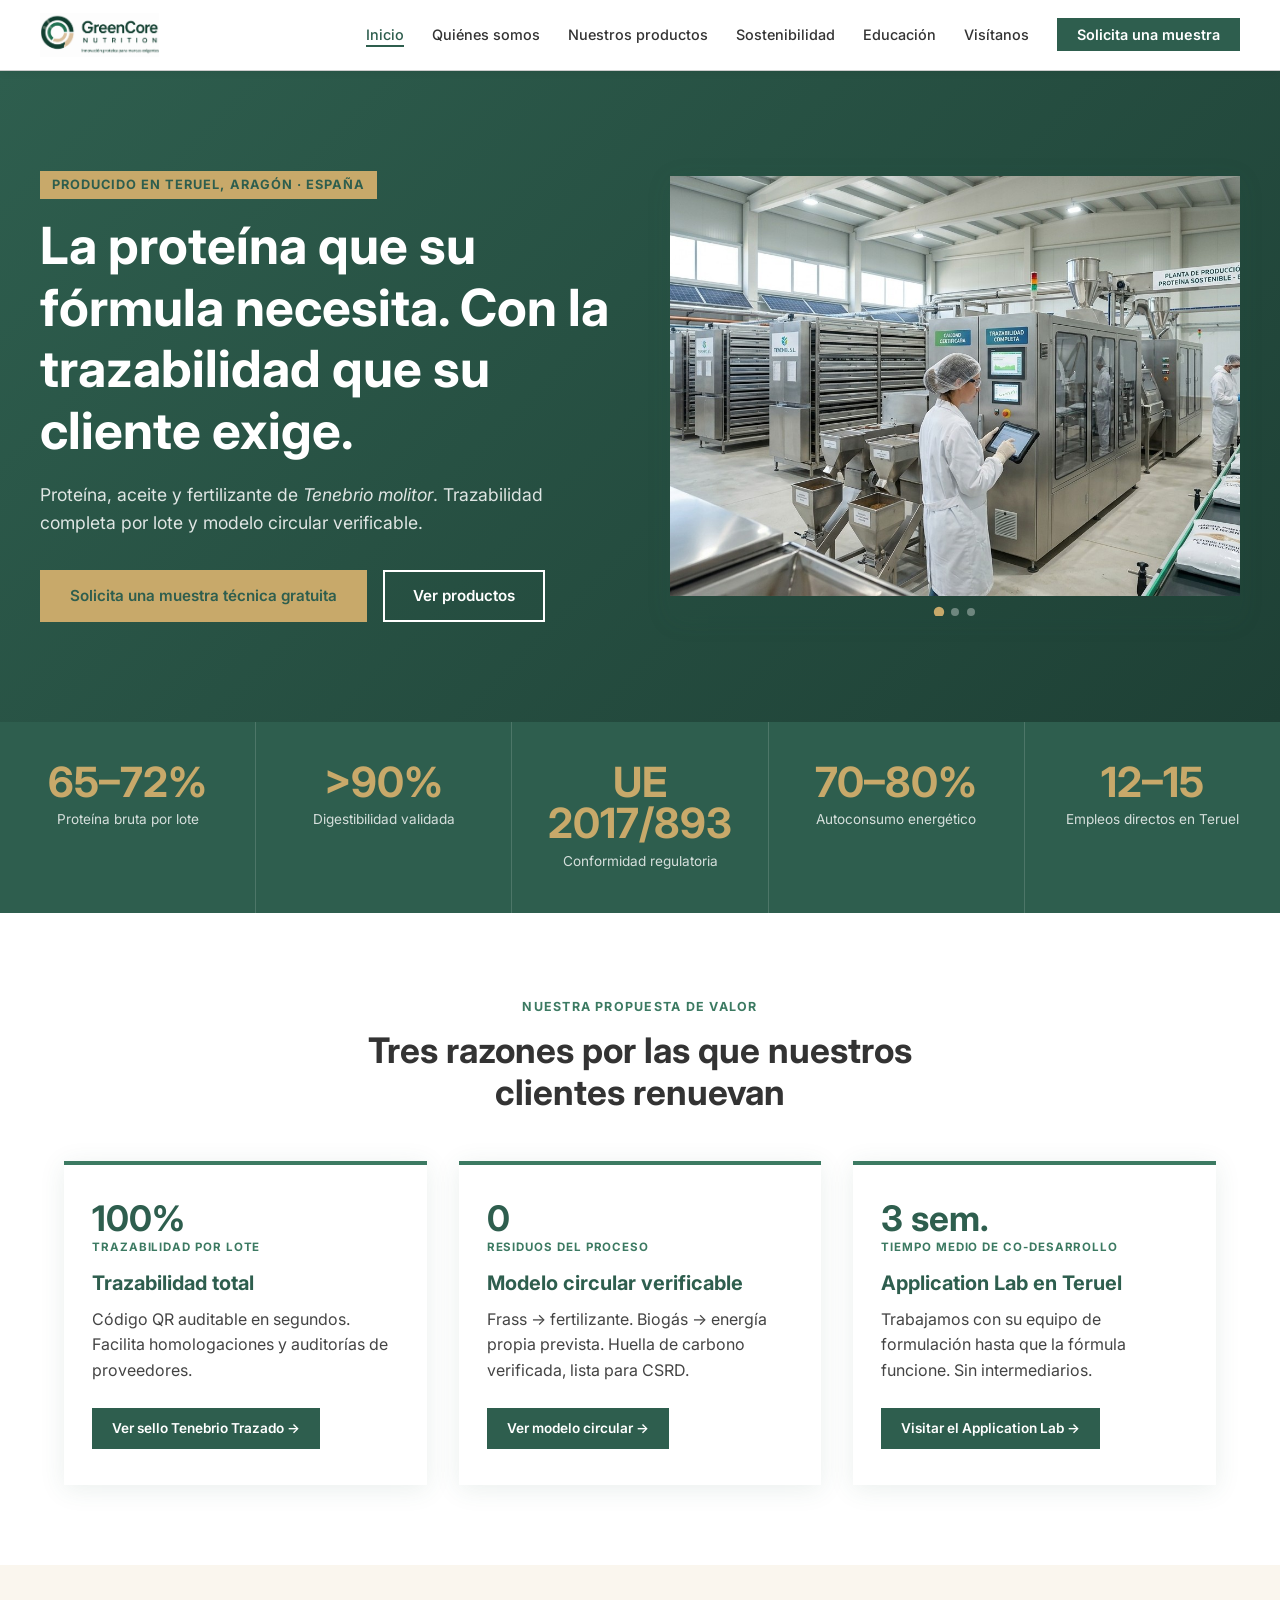
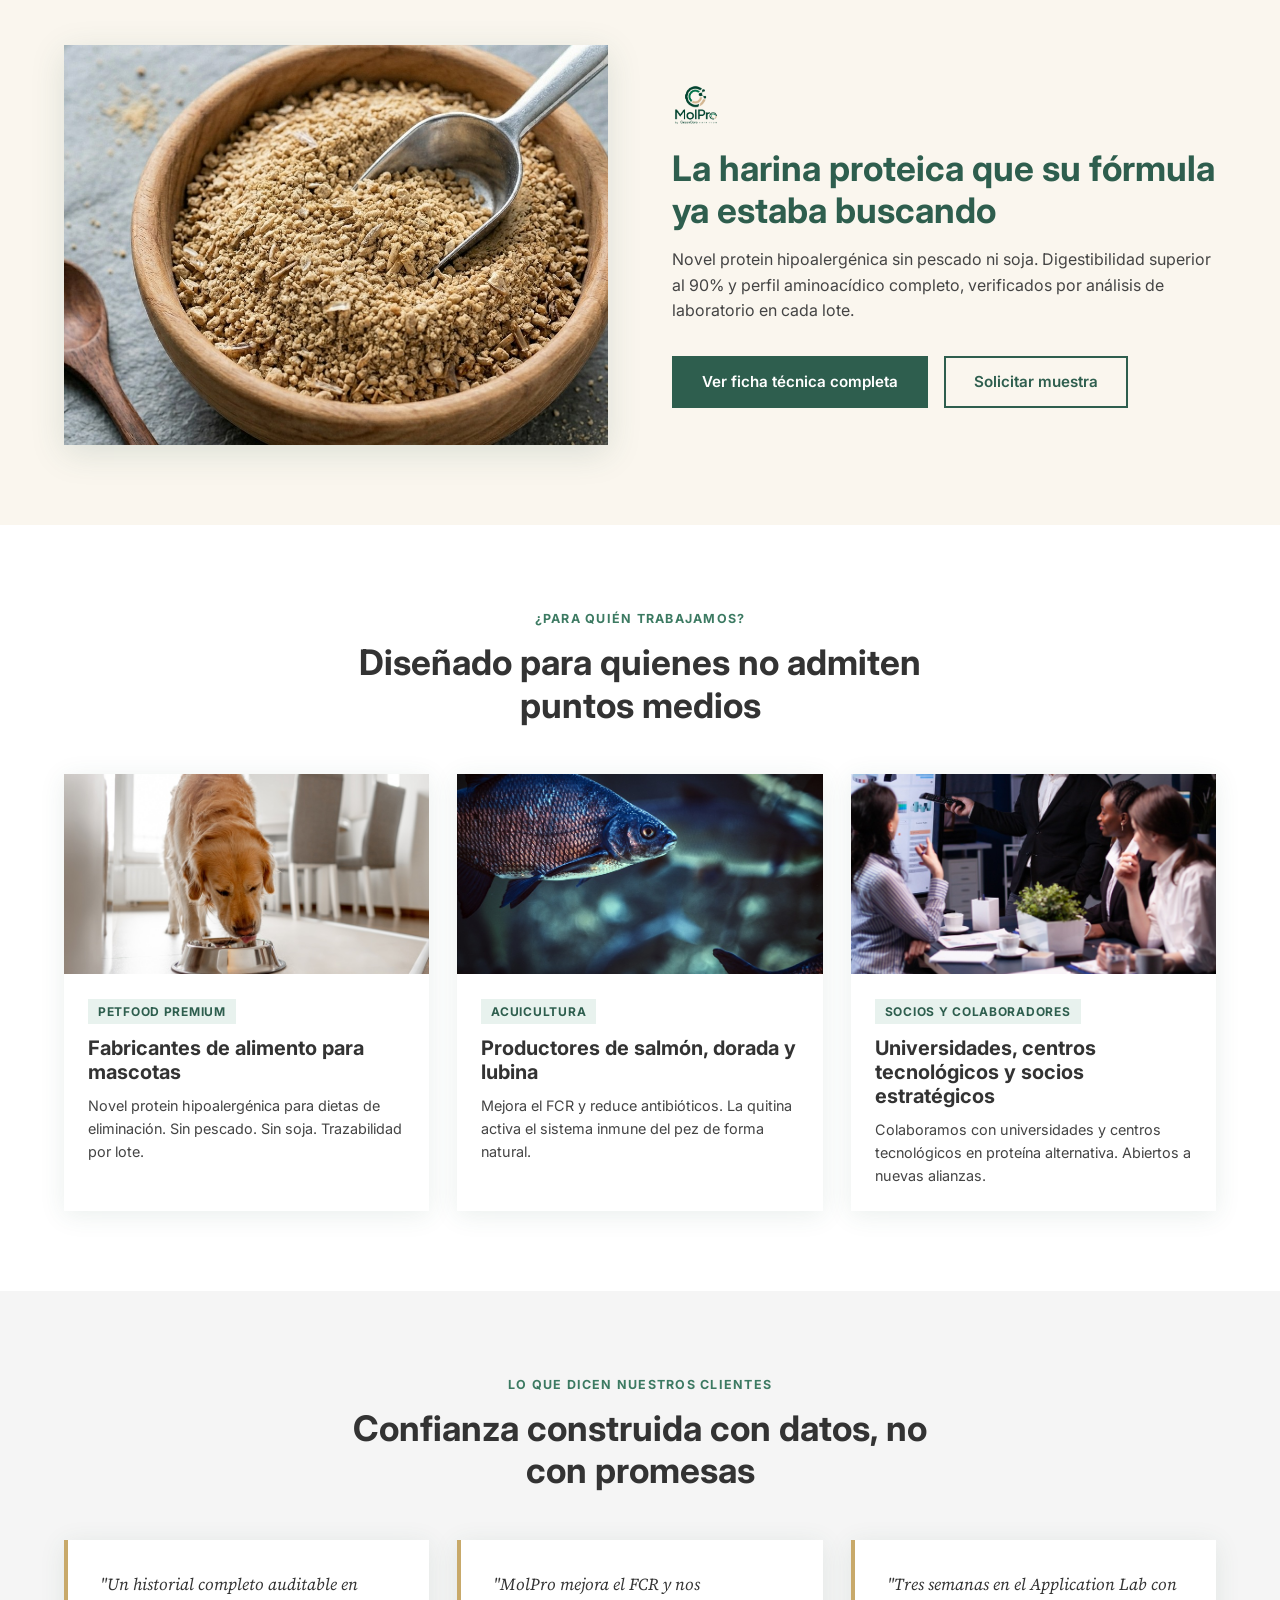
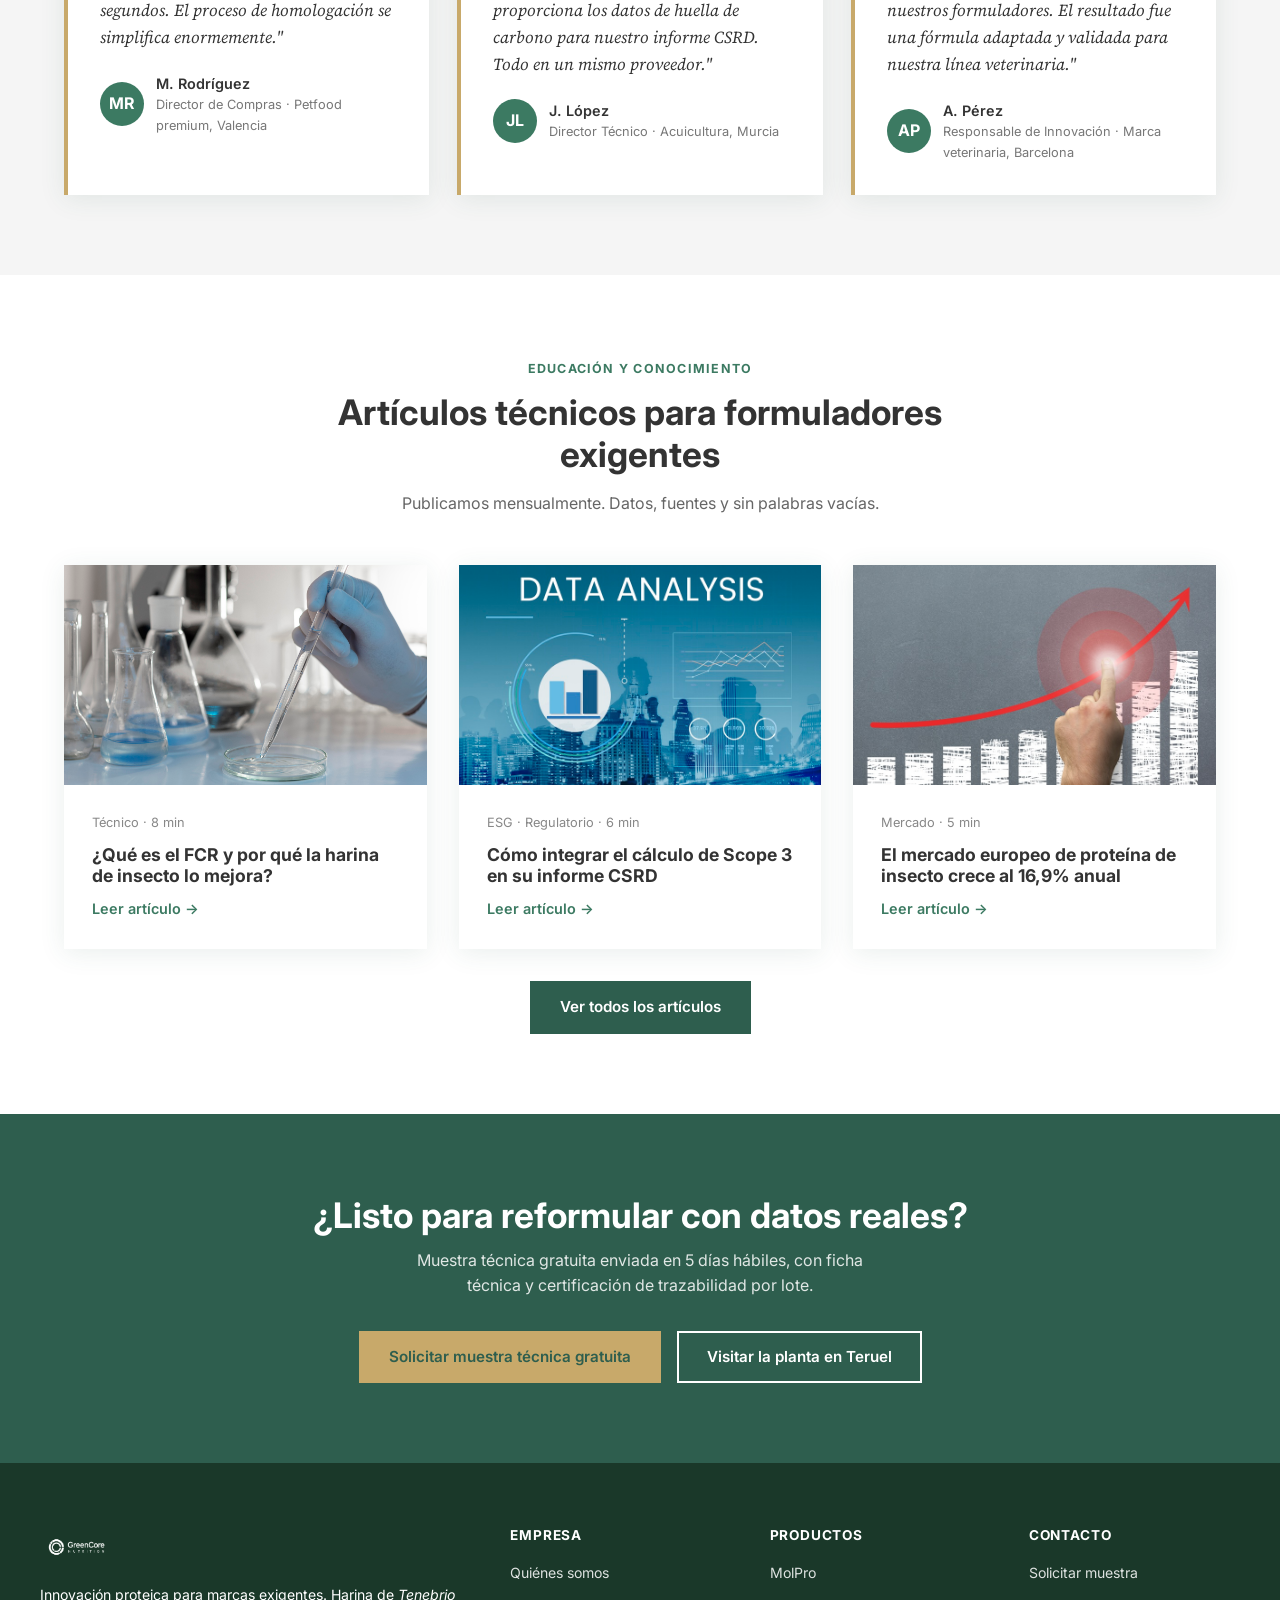
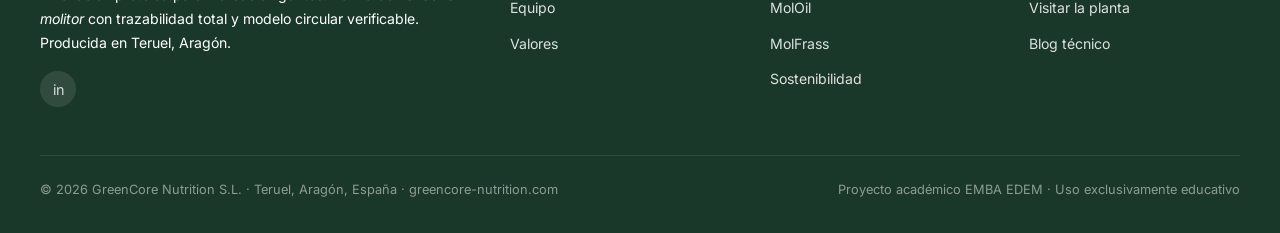
<file: index.html>
<!DOCTYPE html>
<html lang="es">
<head>
  <meta charset="UTF-8" />
  <meta name="viewport" content="width=device-width, initial-scale=1.0" />
  <title>GreenCore Nutrition — Innovación proteica para marcas exigentes</title>
  <link rel="stylesheet" href="assets/styles.css" />
  <link rel="icon" type="image/png" href="assets/logos/GreenCore_isotipo.png" />
</head>
<body>

  <nav class="navbar">
    <div class="navbar__inner">
      <a href="index.html" class="navbar__logo">
        <img src="assets/logos/GreenCore_logotipo.png" alt="GreenCore Nutrition" />
      </a>
      <ul class="navbar__links">
        <li><a href="index.html" class="active">Inicio</a></li>
        <li><a href="pages/quienes-somos.html">Quiénes somos</a></li>
        <li><a href="pages/productos.html">Nuestros productos</a></li>
        <li><a href="pages/sostenibilidad.html">Sostenibilidad</a></li>
        <li><a href="pages/blog.html">Educación</a></li>
        <li><a href="pages/visitanos.html">Visítanos</a></li>
        <li><a href="pages/contacto.html" class="navbar__cta">Solicita una muestra</a></li>
      </ul>
      <div class="navbar__hamburger" onclick="toggleMenu()">
        <span></span><span></span><span></span>
      </div>
    </div>
  </nav>

  <!-- HERO -->
  <section class="hero">
    <div class="hero__inner">
      <div class="hero__content">
        <span class="hero__label">Producido en Teruel, Aragón · España</span>
        <h1>La proteína que su fórmula necesita. Con la trazabilidad que su cliente exige.</h1>
        <p>Proteína, aceite y fertilizante de <em>Tenebrio molitor</em>. Trazabilidad completa por lote y modelo circular verificable.</p>
        <div class="hero__actions">
          <a href="pages/contacto.html" class="btn btn--beige">Solicita una muestra técnica gratuita</a>
          <a href="pages/productos.html" class="btn btn--outline">Ver productos</a>
        </div>
      </div>
      <div class="hero__image" style="position:relative;">
        <div id="hero-slider" style="border-radius:0;overflow:hidden;height:420px;position:relative;">
          <div class="hero-slide" style="position:absolute;inset:0;transition:opacity 0.7s ease;opacity:1;">
            <img src="assets/img/hero-planta.jpg" alt="Planta de producción GreenCore" style="width:100%;height:100%;object-fit:cover;" />
          </div>
          <div class="hero-slide" style="position:absolute;inset:0;transition:opacity 0.7s ease;opacity:0;">
            <img src="assets/img/equipo.jpg" alt="Equipo GreenCore" style="width:100%;height:100%;object-fit:cover;" />
          </div>
          <div class="hero-slide" style="position:absolute;inset:0;transition:opacity 0.7s ease;opacity:0;">
            <img src="assets/img/application-lab.jpg" alt="Application Lab en Teruel" style="width:100%;height:100%;object-fit:cover;" />
          </div>
        </div>
        <div style="display:flex;justify-content:center;gap:8px;margin-top:12px;">
          <button class="hero-dot active-dot" onclick="setHeroSlide(0)" aria-label="Slide 1"></button>
          <button class="hero-dot" onclick="setHeroSlide(1)" aria-label="Slide 2"></button>
          <button class="hero-dot" onclick="setHeroSlide(2)" aria-label="Slide 3"></button>
        </div>
      </div>
    </div>
  </section>

  <!-- STATS -->
  <section class="section--dark">
    <div class="stats">
      <div class="stat">
        <div class="stat__number">65–72%</div>
        <div class="stat__label">Proteína bruta por lote</div>
      </div>
      <div class="stat">
        <div class="stat__number">&gt;90%</div>
        <div class="stat__label">Digestibilidad validada</div>
      </div>
      <div class="stat">
        <div class="stat__number">UE 2017/893</div>
        <div class="stat__label">Conformidad regulatoria</div>
      </div>
      <div class="stat">
        <div class="stat__number">70–80%</div>
        <div class="stat__label">Autoconsumo energético</div>
      </div>
      <div class="stat">
        <div class="stat__number">12–15</div>
        <div class="stat__label">Empleos directos en Teruel</div>
      </div>
    </div>
  </section>

  <!-- TRES PILARES -->
  <section class="section">
    <div class="container">
      <div class="section-header">
        <span class="eyebrow">Nuestra propuesta de valor</span>
        <h2>Tres razones por las que nuestros clientes renuevan</h2>
      </div>
      <div class="pillars">
        <div class="pillar">
          <div class="pillar__stat">100%</div>
          <div class="pillar__stat-label">trazabilidad por lote</div>
          <h3>Trazabilidad total</h3>
          <p>Código QR auditable en segundos. Facilita homologaciones y auditorías de proveedores.</p>
          <a href="pages/productos.html" class="btn btn--primary mt-24" style="font-size:0.85rem;padding:8px 18px;">Ver sello Tenebrio Trazado →</a>
        </div>
        <div class="pillar">
          <div class="pillar__stat">0</div>
          <div class="pillar__stat-label">residuos del proceso</div>
          <h3>Modelo circular verificable</h3>
          <p>Frass → fertilizante. Biogás → energía propia prevista. Huella de carbono verificada, lista para CSRD.</p>
          <a href="pages/sostenibilidad.html" class="btn btn--primary mt-24" style="font-size:0.85rem;padding:8px 18px;">Ver modelo circular →</a>
        </div>
        <div class="pillar">
          <div class="pillar__stat">3 sem.</div>
          <div class="pillar__stat-label">tiempo medio de co-desarrollo</div>
          <h3>Application Lab en Teruel</h3>
          <p>Trabajamos con su equipo de formulación hasta que la fórmula funcione. Sin intermediarios.</p>
          <a href="pages/visitanos.html" class="btn btn--primary mt-24" style="font-size:0.85rem;padding:8px 18px;">Visitar el Application Lab →</a>
        </div>
      </div>
    </div>
  </section>

  <!-- PRODUCTO DESTACADO -->
  <section class="section section--beige">
    <div class="container">
      <div style="display:grid;grid-template-columns:1fr 1fr;gap:64px;align-items:center;">
        <div>
          <img src="assets/img/protinova-harina.jpg"
               alt="MolPro — Harina de Tenebrio molitor"
               style="border-radius:0;width:100%;height:400px;object-fit:cover;box-shadow:0 8px 32px rgba(46,94,78,0.15);" />
        </div>
        <div>
          <img src="assets/logos/MolPro_logo.png" alt="MolPro" style="height:44px;margin-bottom:20px;" />
          <h2 style="color:var(--verde-bosque);">La harina proteica que su fórmula ya estaba buscando</h2>
          <p style="margin-top:16px;">Novel protein hipoalergénica sin pescado ni soja. Digestibilidad superior al 90% y perfil aminoacídico completo, verificados por análisis de laboratorio en cada lote.</p>
          <div style="margin-top:32px;display:flex;gap:16px;flex-wrap:wrap;">
            <a href="pages/productos.html" class="btn btn--primary">Ver ficha técnica completa</a>
            <a href="pages/contacto.html" class="btn" style="border:2px solid var(--verde-bosque);color:var(--verde-bosque);">Solicitar muestra</a>
          </div>
        </div>
      </div>
    </div>
  </section>

  <!-- PARA QUIEN -->
  <section class="section">
    <div class="container">
      <div class="section-header">
        <span class="eyebrow">¿Para quién trabajamos?</span>
        <h2>Diseñado para quienes no admiten puntos medios</h2>
      </div>
      <div class="cards-grid">
        <div class="card">
          <img class="card__img" src="assets/img/petfood-perro.jpg" alt="Petfood premium" />
          <div class="card__body">
            <span class="card__tag">Petfood premium</span>
            <h3>Fabricantes de alimento para mascotas</h3>
            <p>Novel protein hipoalergénica para dietas de eliminación. Sin pescado. Sin soja. Trazabilidad por lote.</p>
          </div>
        </div>
        <div class="card">
          <img class="card__img" src="assets/img/acuicultura-peces.jpg" alt="Acuicultura" />
          <div class="card__body">
            <span class="card__tag">Acuicultura</span>
            <h3>Productores de salmón, dorada y lubina</h3>
            <p>Mejora el FCR y reduce antibióticos. La quitina activa el sistema inmune del pez de forma natural.</p>
          </div>
        </div>
        <div class="card">
          <img class="card__img" src="assets/img/inversores.jpg" alt="Socios y colaboradores" />
          <div class="card__body">
            <span class="card__tag">Socios y colaboradores</span>
            <h3>Universidades, centros tecnológicos y socios estratégicos</h3>
            <p>Colaboramos con universidades y centros tecnológicos en proteína alternativa. Abiertos a nuevas alianzas.</p>
          </div>
        </div>
      </div>
    </div>
  </section>

  <!-- TESTIMONIALES -->
  <section class="section section--gray">
    <div class="container">
      <div class="section-header">
        <span class="eyebrow">Lo que dicen nuestros clientes</span>
        <h2>Confianza construida con datos, no con promesas</h2>
      </div>
      <div class="testimonials-grid">
        <div class="testimonial">
          <p class="testimonial__quote">"Un historial completo auditable en segundos. El proceso de homologación se simplifica enormemente."</p>
          <div class="testimonial__author">
            <div class="testimonial__avatar">MR</div>
            <div>
              <div class="testimonial__name">M. Rodríguez</div>
              <div class="testimonial__role">Director de Compras · Petfood premium, Valencia</div>
            </div>
          </div>
        </div>
        <div class="testimonial">
          <p class="testimonial__quote">"MolPro mejora el FCR y nos proporciona los datos de huella de carbono para nuestro informe CSRD. Todo en un mismo proveedor."</p>
          <div class="testimonial__author">
            <div class="testimonial__avatar">JL</div>
            <div>
              <div class="testimonial__name">J. López</div>
              <div class="testimonial__role">Director Técnico · Acuicultura, Murcia</div>
            </div>
          </div>
        </div>
        <div class="testimonial">
          <p class="testimonial__quote">"Tres semanas en el Application Lab con nuestros formuladores. El resultado fue una fórmula adaptada y validada para nuestra línea veterinaria."</p>
          <div class="testimonial__author">
            <div class="testimonial__avatar">AP</div>
            <div>
              <div class="testimonial__name">A. Pérez</div>
              <div class="testimonial__role">Responsable de Innovación · Marca veterinaria, Barcelona</div>
            </div>
          </div>
        </div>
      </div>
    </div>
  </section>

  <!-- BLOG PREVIEW -->
  <section class="section">
    <div class="container">
      <div class="section-header">
        <span class="eyebrow">Educación y conocimiento</span>
        <h2>Artículos técnicos para formuladores exigentes</h2>
        <p>Publicamos mensualmente. Datos, fuentes y sin palabras vacías.</p>
      </div>
      <div class="blog-grid">
        <div class="blog-card">
          <img class="blog-card__img" src="assets/img/laboratorio-fcr.jpg" alt="FCR y proteína de insecto" />
          <div class="blog-card__body">
            <div class="blog-card__meta">Técnico · 8 min</div>
            <h3>¿Qué es el FCR y por qué la harina de insecto lo mejora?</h3>
            <a href="pages/blog.html" class="blog-card__link">Leer artículo →</a>
          </div>
        </div>
        <div class="blog-card">
          <img class="blog-card__img" src="assets/img/csrd-datos.jpg" alt="CSRD y Scope 3" />
          <div class="blog-card__body">
            <div class="blog-card__meta">ESG · Regulatorio · 6 min</div>
            <h3>Cómo integrar el cálculo de Scope 3 en su informe CSRD</h3>
            <a href="pages/blog.html" class="blog-card__link">Leer artículo →</a>
          </div>
        </div>
        <div class="blog-card">
          <img class="blog-card__img" src="assets/img/mercado-grafica.jpg" alt="Mercado proteína insecto Europa" />
          <div class="blog-card__body">
            <div class="blog-card__meta">Mercado · 5 min</div>
            <h3>El mercado europeo de proteína de insecto crece al 16,9% anual</h3>
            <a href="pages/blog.html" class="blog-card__link">Leer artículo →</a>
          </div>
        </div>
      </div>
      <div class="text-center mt-32">
        <a href="pages/blog.html" class="btn btn--primary">Ver todos los artículos</a>
      </div>
    </div>
  </section>

  <!-- CTA FINAL -->
  <section class="section" style="background:var(--verde-bosque);">
    <div class="container text-center">
      <h2 class="text-white">¿Listo para reformular con datos reales?</h2>
      <p style="color:rgba(255,255,255,0.85);margin-top:12px;max-width:480px;margin-left:auto;margin-right:auto;">
        Muestra técnica gratuita enviada en 5 días hábiles, con ficha técnica y certificación de trazabilidad por lote.
      </p>
      <div style="margin-top:32px;display:flex;gap:16px;justify-content:center;flex-wrap:wrap;">
        <a href="pages/contacto.html" class="btn btn--beige">Solicitar muestra técnica gratuita</a>
        <a href="pages/visitanos.html" class="btn btn--outline">Visitar la planta en Teruel</a>
      </div>
    </div>
  </section>

  <!-- FOOTER -->
  <footer class="footer">
    <div class="footer__inner">
      <div class="footer__brand">
        <img src="assets/logos/GreenCore_Negativo.png" alt="GreenCore Nutrition" />
        <p>Innovación proteica para marcas exigentes. Harina de <em>Tenebrio molitor</em> con trazabilidad total y modelo circular verificable. Producida en Teruel, Aragón.</p>
        <div class="footer__social mt-16">
          <a href="https://www.linkedin.com/in/greencore-nutrition-04b801408/" target="_blank" title="LinkedIn">in</a>
        </div>
      </div>
      <div>
        <h4>Empresa</h4>
        <ul>
          <li><a href="pages/quienes-somos.html">Quiénes somos</a></li>
          <li><a href="pages/quienes-somos.html#equipo">Equipo</a></li>
          <li><a href="pages/quienes-somos.html#valores">Valores</a></li>
        </ul>
      </div>
      <div>
        <h4>Productos</h4>
        <ul>
          <li><a href="pages/productos.html#molpro">MolPro</a></li>
          <li><a href="pages/productos.html#moloil">MolOil</a></li>
          <li><a href="pages/productos.html#molfrass">MolFrass</a></li>
          <li><a href="pages/sostenibilidad.html">Sostenibilidad</a></li>
        </ul>
      </div>
      <div>
        <h4>Contacto</h4>
        <ul>
          <li><a href="pages/contacto.html">Solicitar muestra</a></li>
          <li><a href="pages/visitanos.html">Visitar la planta</a></li>
          <li><a href="pages/blog.html">Blog técnico</a></li>
        </ul>
      </div>
    </div>
    <div class="footer__bottom">
      <span>© 2026 GreenCore Nutrition S.L. · Teruel, Aragón, España · greencore-nutrition.com</span>
      <span>Proyecto académico EMBA EDEM · Uso exclusivamente educativo</span>
    </div>
  </footer>

  <script src="assets/main.js"></script>

  <style>
    .hero-dot {
      width: 8px; height: 8px; border-radius: 50%;
      background: rgba(255,255,255,0.35); border: none; cursor: pointer;
      transition: background 0.3s, transform 0.3s;
      padding: 0;
    }
    .hero-dot.active-dot {
      background: var(--beige-trigo);
      transform: scale(1.3);
    }
  </style>

  <script>
    var heroIdx = 0;
    var heroSlides = document.querySelectorAll('.hero-slide');
    var heroDots   = document.querySelectorAll('.hero-dot');

    function setHeroSlide(i) {
      heroSlides.forEach(function(s, j) { s.style.opacity = j === i ? '1' : '0'; });
      heroDots.forEach(function(d, j) { d.classList.toggle('active-dot', j === i); });
      heroIdx = i;
    }

    setInterval(function() { setHeroSlide((heroIdx + 1) % heroSlides.length); }, 3500);

    function toggleMenu() {
      const links = document.querySelector('.navbar__links');
      links.style.display = links.style.display === 'flex' ? 'none' : 'flex';
      links.style.flexDirection = 'column';
      links.style.position = 'absolute';
      links.style.top = '70px';
      links.style.left = '0';
      links.style.right = '0';
      links.style.background = 'white';
      links.style.padding = '16px 24px';
      links.style.boxShadow = '0 4px 16px rgba(0,0,0,0.1)';
    }
  </script>
</body>
</html>
</file>
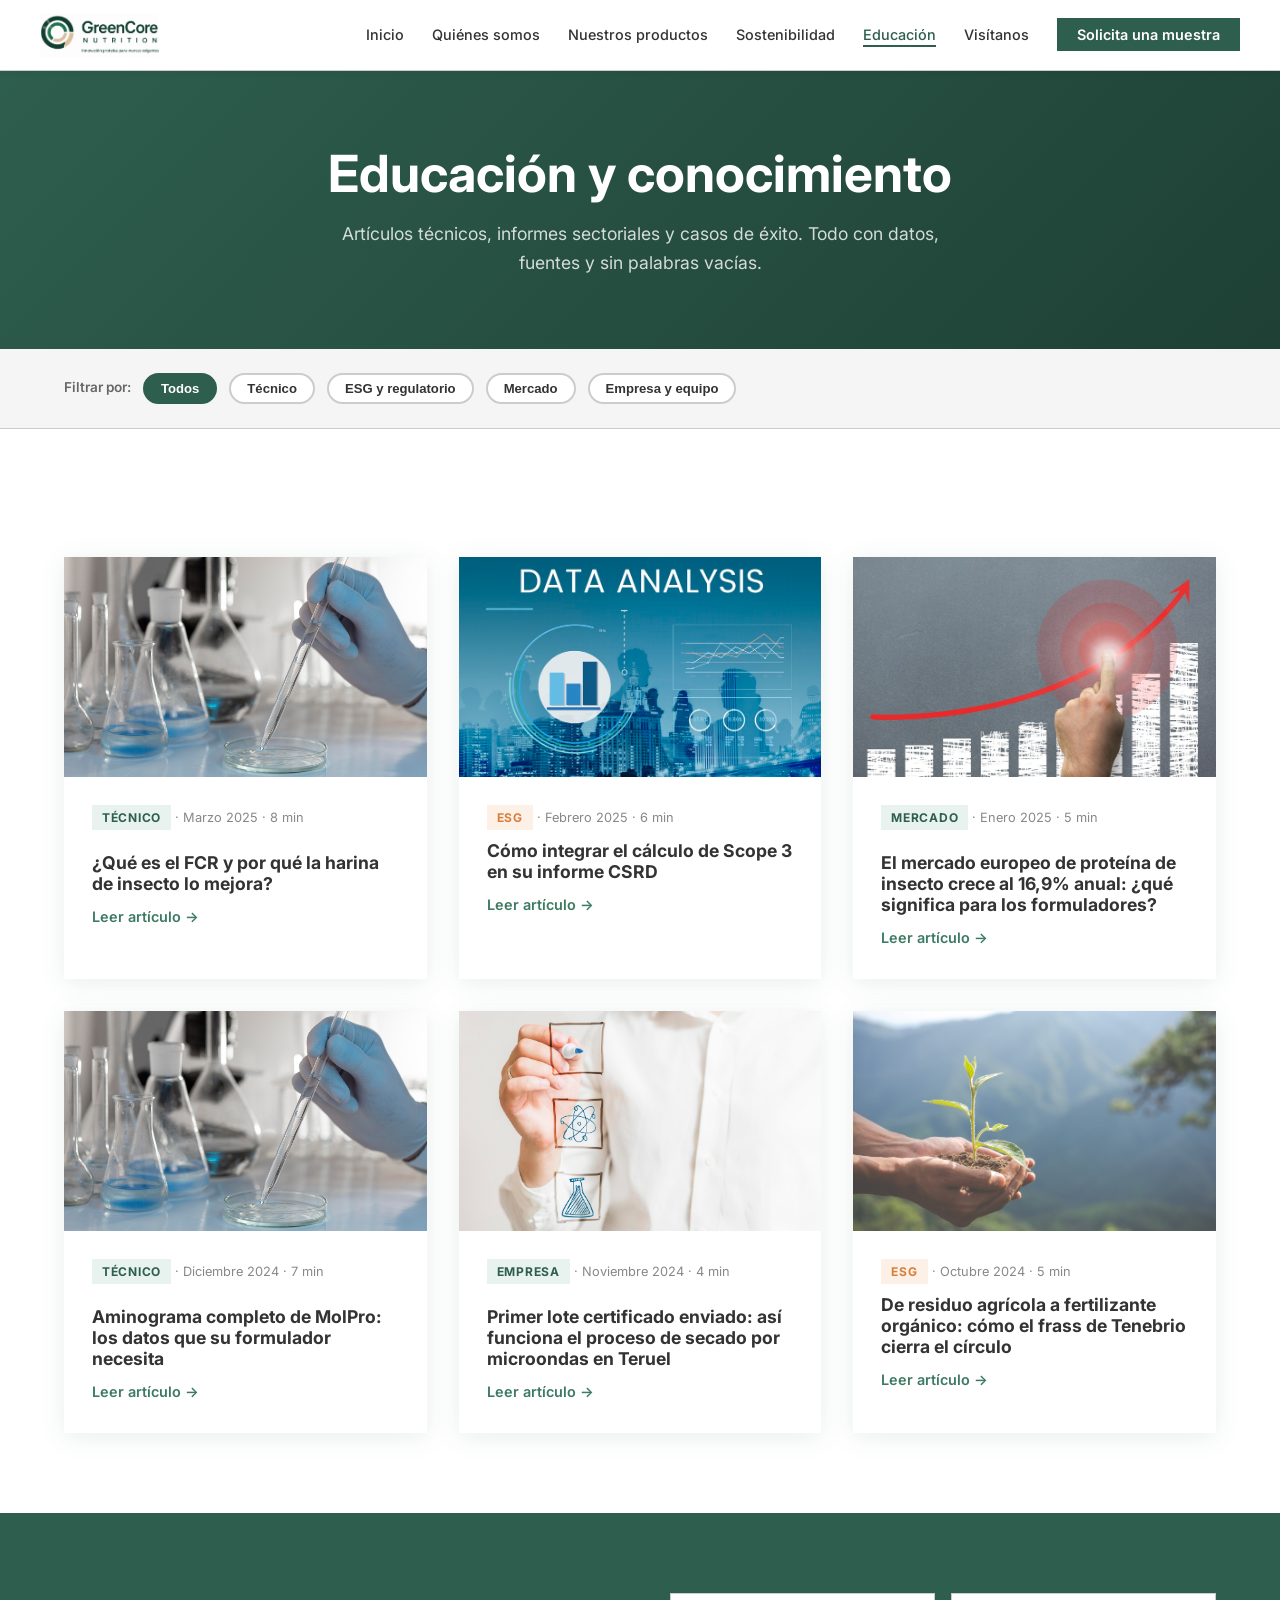
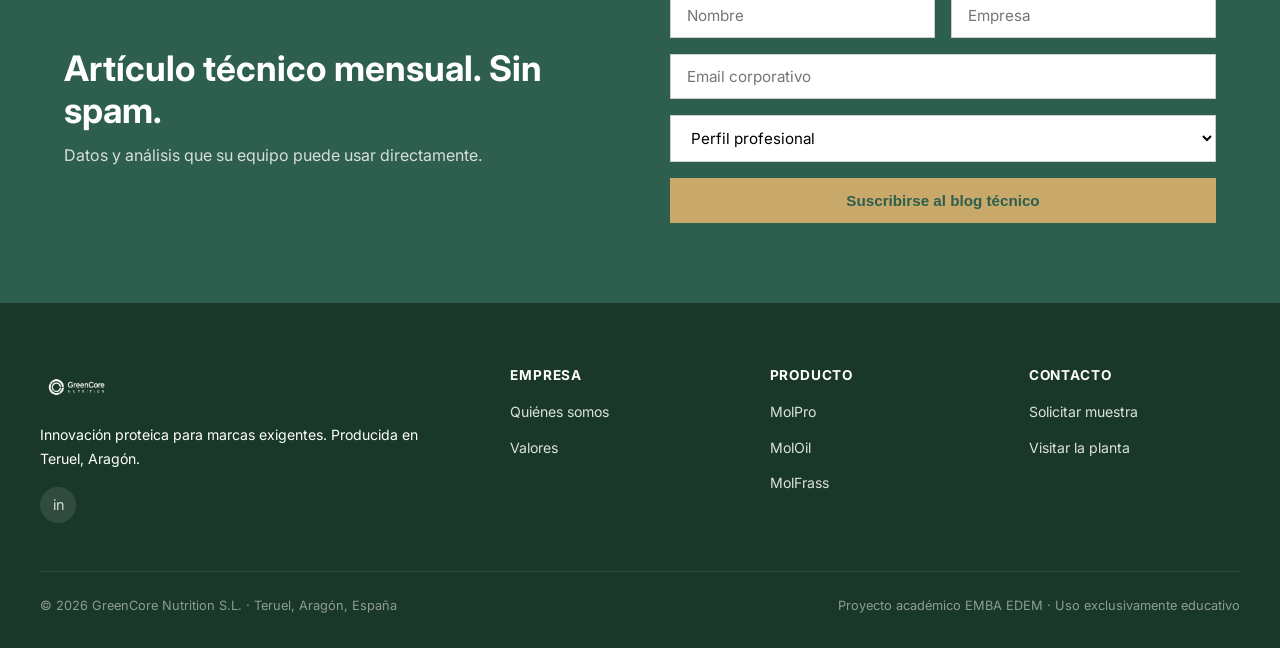
<file: pages/blog.html>
<!DOCTYPE html>
<html lang="es">
<head>
  <meta charset="UTF-8" />
  <meta name="viewport" content="width=device-width, initial-scale=1.0" />
  <title>Educación — GreenCore Nutrition</title>
  <link rel="stylesheet" href="../assets/styles.css" />
  <link rel="icon" type="image/png" href="../assets/logos/GreenCore_isotipo.png" />
</head>
<body>

  <nav class="navbar">
    <div class="navbar__inner">
      <a href="../index.html" class="navbar__logo">
        <img src="../assets/logos/GreenCore_logotipo.png" alt="GreenCore Nutrition" />
      </a>
      <ul class="navbar__links">
        <li><a href="../index.html">Inicio</a></li>
        <li><a href="quienes-somos.html">Quiénes somos</a></li>
        <li><a href="productos.html">Nuestros productos</a></li>
        <li><a href="sostenibilidad.html">Sostenibilidad</a></li>
        <li><a href="blog.html" class="active">Educación</a></li>
        <li><a href="visitanos.html">Visítanos</a></li>
        <li><a href="contacto.html" class="navbar__cta">Solicita una muestra</a></li>
      </ul>
    </div>
  </nav>

  <section class="page-hero">
    <h1>Educación y conocimiento</h1>
    <p>Artículos técnicos, informes sectoriales y casos de éxito. Todo con datos, fuentes y sin palabras vacías.</p>
  </section>

  <!-- FILTROS -->
  <section style="background:var(--gris-claro);padding:24px 0;border-bottom:1px solid var(--gris-medio);">
    <div class="container" style="display:flex;gap:12px;flex-wrap:wrap;align-items:center;">
      <span style="font-size:0.85rem;font-weight:600;color:#666;">Filtrar por:</span>
      <button onclick="filterBlog('all')" id="btn-all"
        style="padding:6px 16px;border-radius:20px;border:2px solid var(--verde-bosque);background:var(--verde-bosque);color:white;cursor:pointer;font-size:0.82rem;font-weight:600;">
        Todos
      </button>
      <button onclick="filterBlog('tecnico')" id="btn-tecnico"
        style="padding:6px 16px;border-radius:20px;border:2px solid var(--gris-medio);background:white;color:var(--gris-carbon);cursor:pointer;font-size:0.82rem;font-weight:600;">
        Técnico
      </button>
      <button onclick="filterBlog('esg')" id="btn-esg"
        style="padding:6px 16px;border-radius:20px;border:2px solid var(--gris-medio);background:white;color:var(--gris-carbon);cursor:pointer;font-size:0.82rem;font-weight:600;">
        ESG y regulatorio
      </button>
      <button onclick="filterBlog('mercado')" id="btn-mercado"
        style="padding:6px 16px;border-radius:20px;border:2px solid var(--gris-medio);background:white;color:var(--gris-carbon);cursor:pointer;font-size:0.82rem;font-weight:600;">
        Mercado
      </button>
      <button onclick="filterBlog('empresa')" id="btn-empresa"
        style="padding:6px 16px;border-radius:20px;border:2px solid var(--gris-medio);background:white;color:var(--gris-carbon);cursor:pointer;font-size:0.82rem;font-weight:600;">
        Empresa y equipo
      </button>
    </div>
  </section>

  <!-- ARTÍCULOS -->
  <section class="section">
    <div class="container">
      <div class="blog-grid" id="blog-grid">

        <div class="blog-card" data-cat="tecnico">
          <img class="blog-card__img" src="../assets/img/laboratorio-fcr.jpg" alt="FCR" />
          <div class="blog-card__body">
            <div class="blog-card__meta"><span class="card__tag">Técnico</span> · Marzo 2025 · 8 min</div>
            <h3>¿Qué es el FCR y por qué la harina de insecto lo mejora?</h3>
            <a href="#" class="blog-card__link">Leer artículo →</a>
          </div>
        </div>

        <div class="blog-card" data-cat="esg">
          <img class="blog-card__img" src="../assets/img/csrd-datos.jpg" alt="CSRD" />
          <div class="blog-card__body">
            <div class="blog-card__meta"><span class="tag-esg">ESG</span> · Febrero 2025 · 6 min</div>
            <h3>Cómo integrar el cálculo de Scope 3 en su informe CSRD</h3>
            <a href="#" class="blog-card__link">Leer artículo →</a>
          </div>
        </div>

        <div class="blog-card" data-cat="mercado">
          <img class="blog-card__img" src="../assets/img/mercado-grafica.jpg" alt="Mercado insecto" />
          <div class="blog-card__body">
            <div class="blog-card__meta"><span class="card__tag">Mercado</span> · Enero 2025 · 5 min</div>
            <h3>El mercado europeo de proteína de insecto crece al 16,9% anual: ¿qué significa para los formuladores?</h3>
            <a href="#" class="blog-card__link">Leer artículo →</a>
          </div>
        </div>

        <div class="blog-card" data-cat="tecnico">
          <img class="blog-card__img" src="../assets/img/laboratorio-fcr.jpg" alt="Aminograma" />
          <div class="blog-card__body">
            <div class="blog-card__meta"><span class="card__tag">Técnico</span> · Diciembre 2024 · 7 min</div>
            <h3>Aminograma completo de MolPro: los datos que su formulador necesita</h3>
            <a href="#" class="blog-card__link">Leer artículo →</a>
          </div>
        </div>

        <div class="blog-card" data-cat="empresa">
          <img class="blog-card__img" src="../assets/img/application-lab.jpg" alt="Planta Teruel" />
          <div class="blog-card__body">
            <div class="blog-card__meta"><span class="card__tag">Empresa</span> · Noviembre 2024 · 4 min</div>
            <h3>Primer lote certificado enviado: así funciona el proceso de secado por microondas en Teruel</h3>
            <a href="#" class="blog-card__link">Leer artículo →</a>
          </div>
        </div>

        <div class="blog-card" data-cat="esg">
          <img class="blog-card__img" src="../assets/img/sostenibilidad.jpg" alt="Frass fertilizante" />
          <div class="blog-card__body">
            <div class="blog-card__meta"><span class="tag-esg">ESG</span> · Octubre 2024 · 5 min</div>
            <h3>De residuo agrícola a fertilizante orgánico: cómo el frass de Tenebrio cierra el círculo</h3>
            <a href="#" class="blog-card__link">Leer artículo →</a>
          </div>
        </div>

      </div>
    </div>
  </section>

  <!-- NEWSLETTER -->
  <section class="section section--dark">
    <div class="container">
      <div style="display:grid;grid-template-columns:1fr 1fr;gap:60px;align-items:center;">
        <div>
          <h2 class="text-white">Artículo técnico mensual. Sin spam.</h2>
          <p style="color:rgba(255,255,255,0.8);margin-top:12px;">Datos y análisis que su equipo puede usar directamente.</p>
        </div>
        <div>
          <form onsubmit="handleNewsletter(event)" style="display:flex;flex-direction:column;gap:16px;">
            <div class="form-row">
              <div class="form-group" style="margin-bottom:0;">
                <input type="text" placeholder="Nombre" required />
              </div>
              <div class="form-group" style="margin-bottom:0;">
                <input type="text" placeholder="Empresa" />
              </div>
            </div>
            <div class="form-group" style="margin-bottom:0;">
              <input type="email" placeholder="Email corporativo" required />
            </div>
            <div class="form-group" style="margin-bottom:0;">
              <select>
                <option value="">Perfil profesional</option>
                <option>Formulador técnico / Nutrólogo animal</option>
                <option>Director de compras / Supply chain</option>
                <option>Responsable de sostenibilidad / ESG</option>
                <option>Investigador / Universidad</option>
                <option>Otro</option>
              </select>
            </div>
            <button type="submit" class="btn btn--beige">Suscribirse al blog técnico</button>
          </form>
          <p id="newsletter-ok" style="display:none;color:var(--beige-trigo);margin-top:12px;font-weight:600;">✓ ¡Suscripción confirmada! Le enviaremos el próximo artículo.</p>
        </div>
      </div>
    </div>
  </section>

  <footer class="footer">
    <div class="footer__inner">
      <div class="footer__brand">
        <img src="../assets/logos/GreenCore_Negativo.png" alt="GreenCore Nutrition" />
        <p>Innovación proteica para marcas exigentes. Producida en Teruel, Aragón.</p>
        <div class="footer__social mt-16"><a href="https://www.linkedin.com/in/greencore-nutrition-04b801408/" target="_blank" title="LinkedIn">in</a></div>
      </div>
      <div>
        <h4>Empresa</h4>
        <ul>
          <li><a href="quienes-somos.html">Quiénes somos</a></li>
          <li><a href="quienes-somos.html#valores">Valores</a></li>
        </ul>
      </div>
      <div>
        <h4>Producto</h4>
        <ul>
          <li><a href="productos.html#molpro">MolPro</a></li>
          <li><a href="productos.html#moloil">MolOil</a></li>
          <li><a href="productos.html#molfrass">MolFrass</a></li>
        </ul>
      </div>
      <div>
        <h4>Contacto</h4>
        <ul>
          <li><a href="contacto.html">Solicitar muestra</a></li>
          <li><a href="visitanos.html">Visitar la planta</a></li>
        </ul>
      </div>
    </div>
    <div class="footer__bottom">
      <span>© 2026 GreenCore Nutrition S.L. · Teruel, Aragón, España</span>
      <span>Proyecto académico EMBA EDEM · Uso exclusivamente educativo</span>
    </div>
  </footer>

  <script>
    function filterBlog(cat) {
      const cards = document.querySelectorAll('.blog-card');
      const buttons = document.querySelectorAll('[id^="btn-"]');
      buttons.forEach(b => {
        b.style.background = 'white';
        b.style.color = '#333';
        b.style.borderColor = '#ccc';
      });
      const active = document.getElementById('btn-' + cat);
      if (active) {
        active.style.background = 'var(--verde-bosque)';
        active.style.color = 'white';
        active.style.borderColor = 'var(--verde-bosque)';
      }
      cards.forEach(card => {
        if (cat === 'all' || card.dataset.cat === cat) {
          card.style.display = 'block';
        } else {
          card.style.display = 'none';
        }
      });
    }
    function handleNewsletter(e) {
      e.preventDefault();
      document.getElementById('newsletter-ok').style.display = 'block';
      e.target.reset();
    }
  </script>
  <script src="../assets/main.js"></script>
</body>
</html>
</file>
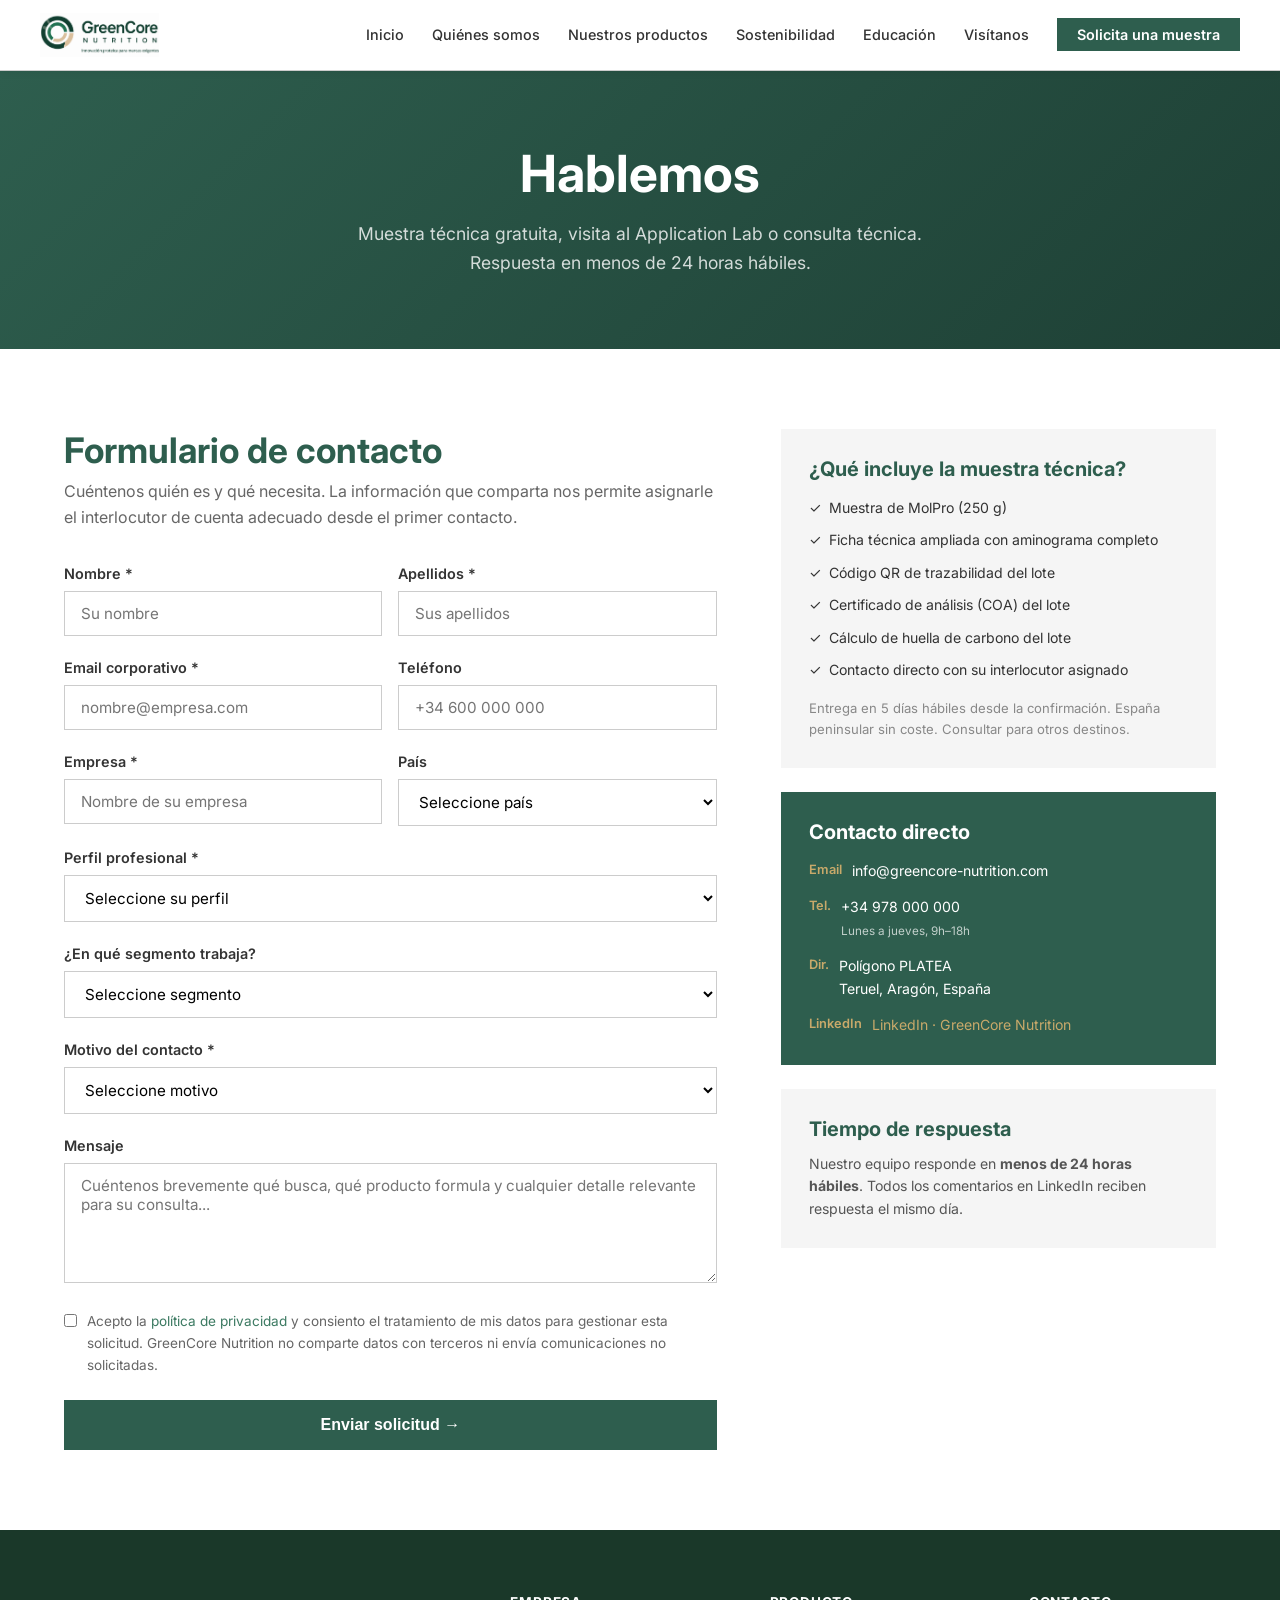
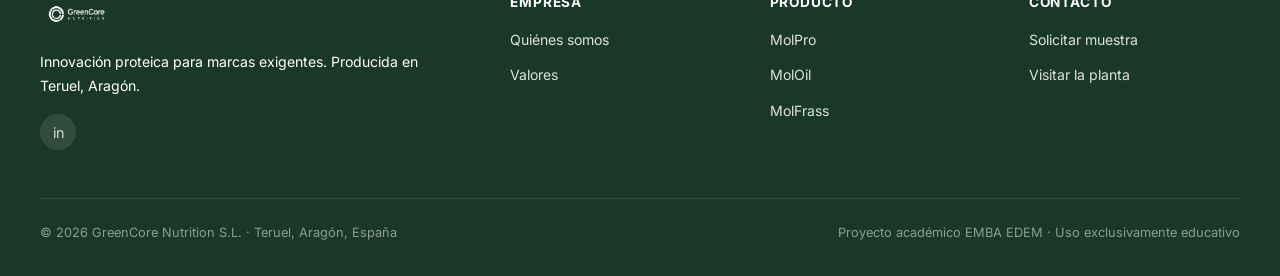
<file: pages/contacto.html>
<!DOCTYPE html>
<html lang="es">
<head>
  <meta charset="UTF-8" />
  <meta name="viewport" content="width=device-width, initial-scale=1.0" />
  <title>Contacto — GreenCore Nutrition</title>
  <link rel="stylesheet" href="../assets/styles.css" />
  <link rel="icon" type="image/png" href="../assets/logos/GreenCore_isotipo.png" />
</head>
<body>

  <nav class="navbar">
    <div class="navbar__inner">
      <a href="../index.html" class="navbar__logo">
        <img src="../assets/logos/GreenCore_logotipo.png" alt="GreenCore Nutrition" />
      </a>
      <ul class="navbar__links">
        <li><a href="../index.html">Inicio</a></li>
        <li><a href="quienes-somos.html">Quiénes somos</a></li>
        <li><a href="productos.html">Nuestros productos</a></li>
        <li><a href="sostenibilidad.html">Sostenibilidad</a></li>
        <li><a href="blog.html">Educación</a></li>
        <li><a href="visitanos.html">Visítanos</a></li>
        <li><a href="contacto.html" class="navbar__cta active">Solicita una muestra</a></li>
      </ul>
    </div>
  </nav>

  <section class="page-hero">
    <h1>Hablemos</h1>
    <p>Muestra técnica gratuita, visita al Application Lab o consulta técnica. Respuesta en menos de 24 horas hábiles.</p>
  </section>

  <section class="section">
    <div class="container">
      <div style="display:grid;grid-template-columns:3fr 2fr;gap:64px;align-items:start;">

        <!-- FORMULARIO PRINCIPAL -->
        <div>
          <h2 style="color:var(--verde-bosque);margin-bottom:8px;">Formulario de contacto</h2>
          <p style="margin-bottom:32px;color:#666;">Cuéntenos quién es y qué necesita. La información que comparta nos permite asignarle el interlocutor de cuenta adecuado desde el primer contacto.</p>

          <form id="contact-form" onsubmit="handleSubmit(event)">
            <div class="form-row">
              <div class="form-group">
                <label>Nombre *</label>
                <input type="text" name="nombre" required placeholder="Su nombre" />
              </div>
              <div class="form-group">
                <label>Apellidos *</label>
                <input type="text" name="apellidos" required placeholder="Sus apellidos" />
              </div>
            </div>
            <div class="form-row">
              <div class="form-group">
                <label>Email corporativo *</label>
                <input type="email" name="email" required placeholder="nombre@empresa.com" />
              </div>
              <div class="form-group">
                <label>Teléfono</label>
                <input type="tel" name="telefono" placeholder="+34 600 000 000" />
              </div>
            </div>
            <div class="form-row">
              <div class="form-group">
                <label>Empresa *</label>
                <input type="text" name="empresa" required placeholder="Nombre de su empresa" />
              </div>
              <div class="form-group">
                <label>País</label>
                <select name="pais">
                  <option value="">Seleccione país</option>
                  <option>España</option>
                  <option>Francia</option>
                  <option>Portugal</option>
                  <option>Italia</option>
                  <option>Alemania</option>
                  <option>Otro país de la UE</option>
                  <option>Fuera de la UE</option>
                </select>
              </div>
            </div>
            <div class="form-group">
              <label>Perfil profesional *</label>
              <select name="perfil" required>
                <option value="">Seleccione su perfil</option>
                <option>Formulador técnico / Nutrólogo animal</option>
                <option>Director de compras / Supply chain</option>
                <option>Responsable de sostenibilidad / ESG / Innovación</option>
                <option>Responsable de comunicación / Marketing</option>
                <option>Investigador / Universidad / Centro tecnológico</option>
                <option>Centro escolar / Educación</option>
                <option>Periodista / Medios</option>
                <option>Otro</option>
              </select>
            </div>
            <div class="form-group">
              <label>¿En qué segmento trabaja?</label>
              <select name="segmento">
                <option value="">Seleccione segmento</option>
                <option>Petfood premium</option>
                <option>Acuicultura</option>
                <option>Ambos</option>
                <option>Otro (alimentación humana, I+D, etc.)</option>
              </select>
            </div>
            <div class="form-group">
              <label>Motivo del contacto *</label>
              <select name="motivo" required id="motivo-select" onchange="updateForm()">
                <option value="">Seleccione motivo</option>
                <option value="muestra">Solicitar muestra técnica gratuita</option>
                <option value="visita-cliente">Visitar la planta / Application Lab (cliente)</option>
                <option value="visita-educativa">Visita educativa (escuela / universidad)</option>
                <option value="propuesta">Solicitar propuesta comercial</option>
                <option value="colaboracion">Propuesta de colaboración / I+D</option>
                <option value="consulta">Consulta técnica</option>
                <option value="otro">Otro</option>
              </select>
            </div>

            <!-- Campo condicional: volumen estimado -->
            <div class="form-group" id="volumen-group" style="display:none;">
              <label>Volumen estimado de compra (t/año)</label>
              <select name="volumen">
                <option value="">Seleccione rango</option>
                <option>&lt; 5 t/año</option>
                <option>5–20 t/año</option>
                <option>20–50 t/año</option>
                <option>50–100 t/año</option>
                <option>&gt; 100 t/año</option>
                <option>Por definir</option>
              </select>
            </div>

            <!-- Campo condicional: fecha de visita -->
            <div class="form-group" id="fecha-group" style="display:none;">
              <label>Fecha preferida de visita</label>
              <input type="date" name="fecha" min="2025-01-01" />
            </div>

            <div class="form-group">
              <label>Mensaje</label>
              <textarea name="mensaje" placeholder="Cuéntenos brevemente qué busca, qué producto formula y cualquier detalle relevante para su consulta..."></textarea>
            </div>

            <div style="display:flex;align-items:flex-start;gap:10px;margin-bottom:24px;">
              <input type="checkbox" id="privacidad" name="privacidad" required style="width:auto;margin-top:3px;flex-shrink:0;" />
              <label for="privacidad" style="font-size:0.85rem;font-weight:400;color:#666;">
                Acepto la <a href="#" style="color:var(--verde-protinova);">política de privacidad</a> y consiento el tratamiento de mis datos para gestionar esta solicitud. GreenCore Nutrition no comparte datos con terceros ni envía comunicaciones no solicitadas.
              </label>
            </div>

            <button type="submit" class="btn btn--primary" style="width:100%;font-size:1rem;padding:14px;">
              Enviar solicitud →
            </button>
          </form>

          <!-- CONFIRMACIÓN -->
          <div id="form-success" style="display:none;background:#e8f5f0;border-radius:var(--radius);padding:32px;text-align:center;border:2px solid var(--verde-protinova);">
            
            <h3 style="color:var(--verde-bosque);">Solicitud recibida</h3>
            <p style="margin-top:8px;">El interlocutor de cuenta asignado le contactará en menos de 24 horas hábiles. Si ha solicitado una muestra, la recibirá en 5 días hábiles con ficha técnica ampliada y aminograma completo.</p>
          </div>
        </div>

        <!-- SIDEBAR INFO -->
        <div style="display:flex;flex-direction:column;gap:24px;">

          <div style="background:var(--gris-claro);border-radius:var(--radius);padding:28px;">
            <h3 style="color:var(--verde-bosque);margin-bottom:16px;">¿Qué incluye la muestra técnica?</h3>
            <ul style="list-style:none;display:flex;flex-direction:column;gap:10px;font-size:0.88rem;">
              <li style="display:flex;gap:8px;">✓ <span>Muestra de MolPro (250 g)</span></li>
              <li style="display:flex;gap:8px;">✓ <span>Ficha técnica ampliada con aminograma completo</span></li>
              <li style="display:flex;gap:8px;">✓ <span>Código QR de trazabilidad del lote</span></li>
              <li style="display:flex;gap:8px;">✓ <span>Certificado de análisis (COA) del lote</span></li>
              <li style="display:flex;gap:8px;">✓ <span>Cálculo de huella de carbono del lote</span></li>
              <li style="display:flex;gap:8px;">✓ <span>Contacto directo con su interlocutor asignado</span></li>
            </ul>
            <p style="font-size:0.82rem;color:#888;margin-top:16px;">Entrega en 5 días hábiles desde la confirmación. España peninsular sin coste. Consultar para otros destinos.</p>
          </div>

          <div style="background:var(--verde-bosque);border-radius:var(--radius);padding:28px;color:white;">
            <h3 style="color:var(--blanco);margin-bottom:16px;">Contacto directo</h3>
            <div style="display:flex;flex-direction:column;gap:14px;font-size:0.88rem;">
              <div style="display:flex;gap:10px;">
                <span style="font-size:0.8rem;font-weight:600;color:var(--beige-trigo);">Email</span>
                <span>info@greencore-nutrition.com</span>
              </div>
              <div style="display:flex;gap:10px;">
                <span style="font-size:0.8rem;font-weight:600;color:var(--beige-trigo);">Tel.</span>
                <span>+34 978 000 000<br/><small style="color:rgba(255,255,255,0.7);">Lunes a jueves, 9h–18h</small></span>
              </div>
              <div style="display:flex;gap:10px;">
                <span style="font-size:0.8rem;font-weight:600;color:var(--beige-trigo);">Dir.</span>
                <span>Polígono PLATEA<br/>Teruel, Aragón, España</span>
              </div>
              <div style="display:flex;gap:10px;">
                <span style="font-size:0.8rem;font-weight:600;color:var(--beige-trigo);">LinkedIn</span>
                <a href="https://www.linkedin.com/in/greencore-nutrition-04b801408/" target="_blank" style="color:var(--beige-trigo);">LinkedIn · GreenCore Nutrition</a>
              </div>
            </div>
          </div>

          <div style="background:var(--gris-claro);border-radius:var(--radius);padding:28px;">
            <h3 style="color:var(--verde-bosque);margin-bottom:12px;">Tiempo de respuesta</h3>
            <p style="font-size:0.88rem;color:#555;">Nuestro equipo responde en <strong>menos de 24 horas hábiles</strong>. Todos los comentarios en LinkedIn reciben respuesta el mismo día.</p>
          </div>

        </div>
      </div>
    </div>
  </section>

  <footer class="footer">
    <div class="footer__inner">
      <div class="footer__brand">
        <img src="../assets/logos/GreenCore_Negativo.png" alt="GreenCore Nutrition" />
        <p>Innovación proteica para marcas exigentes. Producida en Teruel, Aragón.</p>
        <div class="footer__social mt-16"><a href="https://www.linkedin.com/in/greencore-nutrition-04b801408/" target="_blank" title="LinkedIn">in</a></div>
      </div>
      <div>
        <h4>Empresa</h4>
        <ul>
          <li><a href="quienes-somos.html">Quiénes somos</a></li>
          <li><a href="quienes-somos.html#valores">Valores</a></li>
        </ul>
      </div>
      <div>
        <h4>Producto</h4>
        <ul>
          <li><a href="productos.html#molpro">MolPro</a></li>
          <li><a href="productos.html#moloil">MolOil</a></li>
          <li><a href="productos.html#molfrass">MolFrass</a></li>
        </ul>
      </div>
      <div>
        <h4>Contacto</h4>
        <ul>
          <li><a href="contacto.html">Solicitar muestra</a></li>
          <li><a href="visitanos.html">Visitar la planta</a></li>
        </ul>
      </div>
    </div>
    <div class="footer__bottom">
      <span>© 2026 GreenCore Nutrition S.L. · Teruel, Aragón, España</span>
      <span>Proyecto académico EMBA EDEM · Uso exclusivamente educativo</span>
    </div>
  </footer>

  <script>
    function updateForm() {
      const motivo = document.getElementById('motivo-select').value;
      const volumenGroup = document.getElementById('volumen-group');
      const fechaGroup = document.getElementById('fecha-group');
      volumenGroup.style.display = ['muestra','propuesta','colaboracion'].includes(motivo) ? 'block' : 'none';
      fechaGroup.style.display = ['visita-cliente','visita-educativa','visita-inversor'].includes(motivo) ? 'block' : 'none';
    }

    function handleSubmit(e) {
      e.preventDefault();
      document.getElementById('contact-form').style.display = 'none';
      document.getElementById('form-success').style.display = 'block';
      window.scrollTo({ top: document.getElementById('form-success').offsetTop - 100, behavior: 'smooth' });
    }

    // Pre-seleccionar motivo si viene en la URL
    const params = new URLSearchParams(window.location.search);
    const tipo = params.get('tipo');
    if (tipo) {
      const select = document.getElementById('motivo-select');
      select.value = tipo;
      updateForm();
    }
  </script>
  <script src="../assets/main.js"></script>
</body>
</html>
</file>
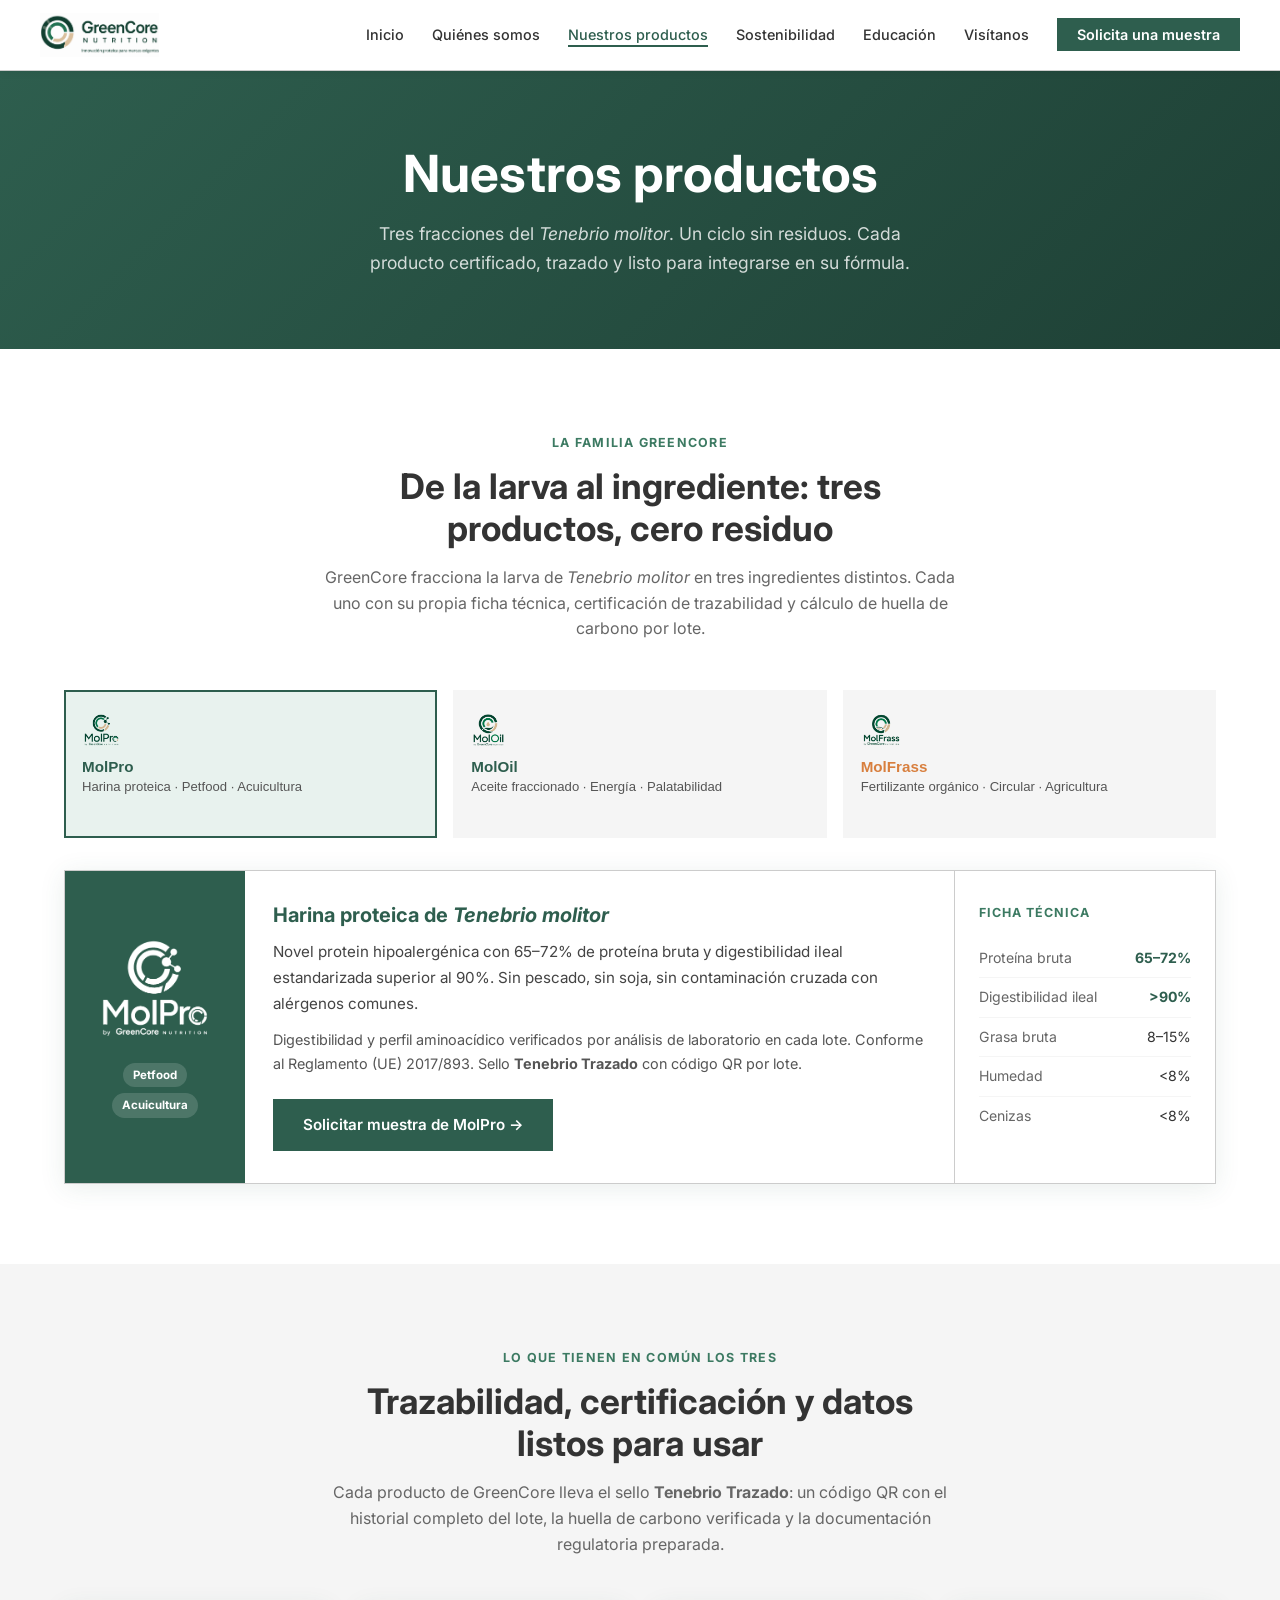
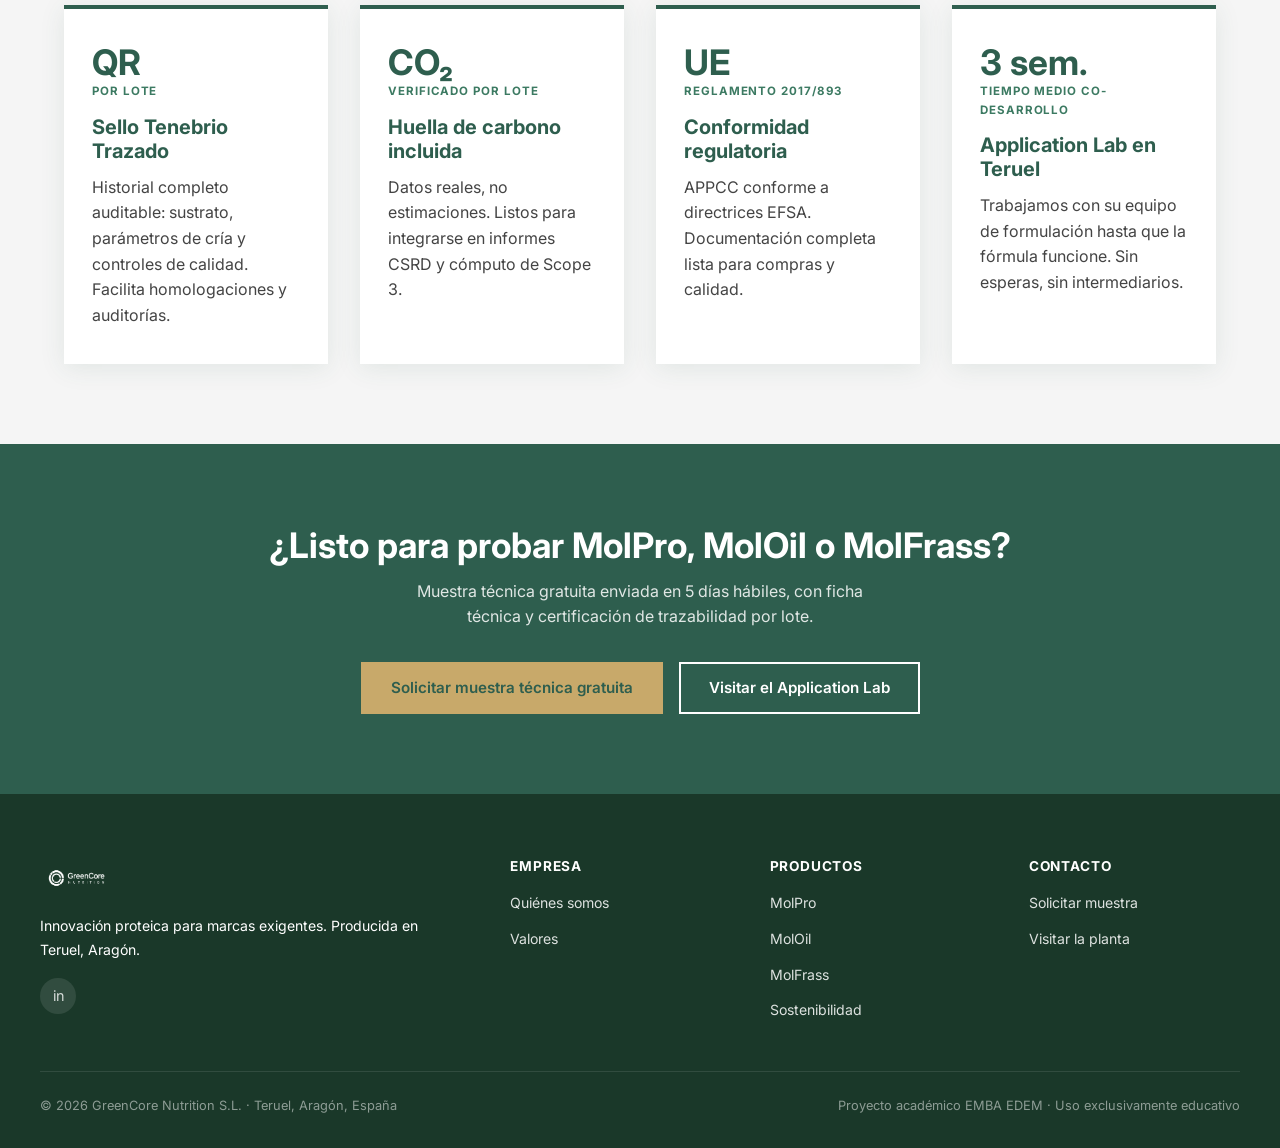
<file: pages/productos.html>
<!DOCTYPE html>
<html lang="es">
<head>
  <meta charset="UTF-8" />
  <meta name="viewport" content="width=device-width, initial-scale=1.0" />
  <title>Nuestros productos — GreenCore Nutrition</title>
  <link rel="stylesheet" href="../assets/styles.css" />
  <link rel="icon" type="image/png" href="../assets/logos/GreenCore_isotipo.png" />
</head>
<body>

  <nav class="navbar">
    <div class="navbar__inner">
      <a href="../index.html" class="navbar__logo">
        <img src="../assets/logos/GreenCore_logotipo.png" alt="GreenCore Nutrition" />
      </a>
      <ul class="navbar__links">
        <li><a href="../index.html">Inicio</a></li>
        <li><a href="quienes-somos.html">Quiénes somos</a></li>
        <li><a href="productos.html" class="active">Nuestros productos</a></li>
        <li><a href="sostenibilidad.html">Sostenibilidad</a></li>
        <li><a href="blog.html">Educación</a></li>
        <li><a href="visitanos.html">Visítanos</a></li>
        <li><a href="contacto.html" class="navbar__cta">Solicita una muestra</a></li>
      </ul>
    </div>
  </nav>

  <section class="page-hero">
    <h1>Nuestros productos</h1>
    <p>Tres fracciones del <em>Tenebrio molitor</em>. Un ciclo sin residuos. Cada producto certificado, trazado y listo para integrarse en su fórmula.</p>
  </section>

  <!-- TRES PRODUCTOS -->
  <section class="section">
    <div class="container">
      <div class="section-header">
        <span class="eyebrow">La familia GreenCore</span>
        <h2>De la larva al ingrediente: tres productos, cero residuo</h2>
        <p>GreenCore fracciona la larva de <em>Tenebrio molitor</em> en tres ingredientes distintos. Cada uno con su propia ficha técnica, certificación de trazabilidad y cálculo de huella de carbono por lote.</p>
      </div>

      <!-- Selector de productos -->
      <div style="display:grid;grid-template-columns:repeat(3,1fr);gap:16px;margin-bottom:32px;">
        <button onclick="showProduct('molpro')" id="btn-molpro" class="product-tab"
          style="border:2px solid var(--verde-bosque);border-radius:var(--radius);padding:20px 16px;background:#e8f2ee;cursor:pointer;text-align:left;transition:all 0.25s;">
          <img src="../assets/logos/MolPro_logo.png" alt="MolPro" style="height:36px;margin-bottom:10px;display:block;" />
          <div style="font-size:0.95rem;font-weight:700;color:var(--verde-bosque);">MolPro</div>
          <div style="font-size:0.82rem;color:#555;margin-top:4px;">Harina proteica · Petfood · Acuicultura</div>
          <span class="product-tab__hint">Ver ficha técnica ↓</span>
        </button>
        <button onclick="showProduct('moloil')" id="btn-moloil" class="product-tab"
          style="border:2px solid transparent;border-radius:var(--radius);padding:20px 16px;background:var(--gris-claro);cursor:pointer;text-align:left;transition:all 0.25s;">
          <img src="../assets/logos/MolOil_logo.png" alt="MolOil" style="height:36px;margin-bottom:10px;display:block;" />
          <div style="font-size:0.95rem;font-weight:700;color:var(--verde-bosque);">MolOil</div>
          <div style="font-size:0.82rem;color:#555;margin-top:4px;">Aceite fraccionado · Energía · Palatabilidad</div>
          <span class="product-tab__hint">Ver ficha técnica ↓</span>
        </button>
        <button onclick="showProduct('molfrass')" id="btn-molfrass" class="product-tab"
          style="border:2px solid transparent;border-radius:var(--radius);padding:20px 16px;background:var(--gris-claro);cursor:pointer;text-align:left;transition:all 0.25s;">
          <img src="../assets/logos/MolFrass_logo.png" alt="MolFrass" style="height:36px;margin-bottom:10px;display:block;" />
          <div style="font-size:0.95rem;font-weight:700;color:var(--naranja-esg);">MolFrass</div>
          <div style="font-size:0.82rem;color:#555;margin-top:4px;">Fertilizante orgánico · Circular · Agricultura</div>
          <span class="product-tab__hint">Ver ficha técnica ↓</span>
        </button>
      </div>

      <!-- Panel detalle: MolPro -->
      <div id="panel-molpro" style="border:1px solid var(--gris-medio);border-radius:var(--radius);overflow:hidden;box-shadow:var(--shadow);">
        <div style="display:grid;grid-template-columns:180px 1fr 260px;">
          <!-- Col 1: Logo + categorías -->
          <div style="background:var(--verde-bosque);padding:32px 24px;display:flex;flex-direction:column;align-items:center;justify-content:center;gap:16px;">
            <img src="../assets/logos/MolPro_Negativo.png" alt="MolPro" style="width:120px;" />
            <div style="text-align:center;">
              <span style="display:inline-block;background:rgba(255,255,255,0.15);color:white;font-size:0.72rem;font-weight:700;padding:3px 10px;border-radius:20px;margin:3px 2px;">Petfood</span>
              <span style="display:inline-block;background:rgba(255,255,255,0.15);color:white;font-size:0.72rem;font-weight:700;padding:3px 10px;border-radius:20px;margin:3px 2px;">Acuicultura</span>
            </div>
          </div>
          <!-- Col 2: Descripción -->
          <div style="padding:32px 28px;border-right:1px solid var(--gris-medio);">
            <h3 style="color:var(--verde-bosque);margin-bottom:12px;">Harina proteica de <em>Tenebrio molitor</em></h3>
            <p style="font-size:0.95rem;color:#444;line-height:1.7;">Novel protein hipoalergénica con 65–72% de proteína bruta y digestibilidad ileal estandarizada superior al 90%. Sin pescado, sin soja, sin contaminación cruzada con alérgenos comunes.</p>
            <p style="font-size:0.9rem;color:#555;margin-top:12px;">Digestibilidad y perfil aminoacídico verificados por análisis de laboratorio en cada lote. Conforme al Reglamento (UE) 2017/893. Sello <strong>Tenebrio Trazado</strong> con código QR por lote.</p>
            <div style="margin-top:24px;">
              <a href="contacto.html?tipo=muestra&producto=molpro" class="btn btn--primary">Solicitar muestra de MolPro →</a>
            </div>
          </div>
          <!-- Col 3: Especificaciones -->
          <div style="padding:32px 24px;">
            <div style="font-size:0.78rem;font-weight:700;text-transform:uppercase;letter-spacing:0.08em;color:var(--verde-protinova);margin-bottom:16px;">Ficha técnica</div>
            <table style="width:100%;border-collapse:collapse;font-size:0.88rem;">
              <tr style="border-bottom:1px solid var(--gris-claro);">
                <td style="padding:8px 0;color:#666;">Proteína bruta</td>
                <td style="padding:8px 0;text-align:right;font-weight:700;color:var(--verde-bosque);">65–72%</td>
              </tr>
              <tr style="border-bottom:1px solid var(--gris-claro);">
                <td style="padding:8px 0;color:#666;">Digestibilidad ileal</td>
                <td style="padding:8px 0;text-align:right;font-weight:700;color:var(--verde-bosque);">&gt;90%</td>
              </tr>
              <tr style="border-bottom:1px solid var(--gris-claro);">
                <td style="padding:8px 0;color:#666;">Grasa bruta</td>
                <td style="padding:8px 0;text-align:right;">8–15%</td>
              </tr>
              <tr style="border-bottom:1px solid var(--gris-claro);">
                <td style="padding:8px 0;color:#666;">Humedad</td>
                <td style="padding:8px 0;text-align:right;">&lt;8%</td>
              </tr>
              <tr>
                <td style="padding:8px 0;color:#666;">Cenizas</td>
                <td style="padding:8px 0;text-align:right;">&lt;8%</td>
              </tr>
            </table>
          </div>
        </div>
      </div>

      <!-- Panel detalle: MolOil -->
      <div id="panel-moloil" style="display:none;border:1px solid var(--gris-medio);border-radius:var(--radius);overflow:hidden;box-shadow:var(--shadow);">
        <div style="display:grid;grid-template-columns:180px 1fr 260px;">
          <div style="background:#1a4a6a;padding:32px 24px;display:flex;flex-direction:column;align-items:center;justify-content:center;gap:16px;">
            <img src="../assets/logos/MolOil_Negativo.png" alt="MolOil" style="width:120px;" />
            <div style="text-align:center;">
              <span style="display:inline-block;background:rgba(255,255,255,0.15);color:white;font-size:0.72rem;font-weight:700;padding:3px 10px;border-radius:20px;margin:3px 2px;">Petfood</span>
              <span style="display:inline-block;background:rgba(255,255,255,0.15);color:white;font-size:0.72rem;font-weight:700;padding:3px 10px;border-radius:20px;margin:3px 2px;">Acuicultura</span>
            </div>
          </div>
          <div style="padding:32px 28px;border-right:1px solid var(--gris-medio);">
            <h3 style="color:#1a4a6a;margin-bottom:12px;">Aceite fraccionado de <em>Tenebrio molitor</em></h3>
            <p style="font-size:0.95rem;color:#444;line-height:1.7;">Fracción lipídica de alta densidad energética extraída por prensado mecánico. Rica en ácidos grasos insaturados, especialmente oleico y linoleico. Mejora la palatabilidad en piensos de petfood y aumenta la densidad energética en dietas para acuicultura.</p>
            <p style="font-size:0.9rem;color:#555;margin-top:12px;">Aporta energía de fácil asimilación y un perfil lipídico premium para piensos animales. Sello <strong>Tenebrio Trazado</strong> con código QR por lote.</p>
            <div style="margin-top:24px;">
              <a href="contacto.html?tipo=muestra&producto=moloil" class="btn btn--primary" style="background:#1a4a6a;">Solicitar muestra de MolOil →</a>
            </div>
          </div>
          <div style="padding:32px 24px;">
            <div style="font-size:0.78rem;font-weight:700;text-transform:uppercase;letter-spacing:0.08em;color:#1a4a6a;margin-bottom:16px;">Ficha técnica</div>
            <table style="width:100%;border-collapse:collapse;font-size:0.88rem;">
              <tr style="border-bottom:1px solid var(--gris-claro);">
                <td style="padding:8px 0;color:#666;">Naturaleza</td>
                <td style="padding:8px 0;text-align:right;">Aceite refinado de <em>Tenebrio molitor</em></td>
              </tr>
              <tr>
                <td style="padding:8px 0;color:#666;">Ácidos grasos</td>
                <td style="padding:8px 0;text-align:right;">Insaturados: oleico y linoleico (predominantes)</td>
              </tr>
            </table>
          </div>
        </div>
      </div>

      <!-- Panel detalle: MolFrass -->
      <div id="panel-molfrass" style="display:none;border:1px solid var(--gris-medio);border-radius:var(--radius);overflow:hidden;box-shadow:var(--shadow);">
        <div style="display:grid;grid-template-columns:180px 1fr 260px;">
          <div style="background:var(--naranja-esg);padding:32px 24px;display:flex;flex-direction:column;align-items:center;justify-content:center;gap:16px;">
            <img src="../assets/logos/MolFrass_negativo.png" alt="MolFrass" style="width:120px;" />
            <div style="text-align:center;">
              <span style="display:inline-block;background:rgba(255,255,255,0.2);color:white;font-size:0.72rem;font-weight:700;padding:3px 10px;border-radius:20px;margin:3px 2px;">Agricultura</span>
              <span style="display:inline-block;background:rgba(255,255,255,0.2);color:white;font-size:0.72rem;font-weight:700;padding:3px 10px;border-radius:20px;margin:3px 2px;">ESG</span>
            </div>
          </div>
          <div style="padding:32px 28px;border-right:1px solid var(--gris-medio);">
            <h3 style="color:var(--naranja-esg);margin-bottom:12px;">Fertilizante orgánico de <em>Tenebrio molitor</em></h3>
            <p style="font-size:0.95rem;color:#444;line-height:1.7;">El frass (excremento de larvas) de GreenCore es rico en nitrógeno, fósforo, potasio y quitina. Certificado como fertilizante orgánico, cierra el ciclo devolviendo nutrientes al campo de las cooperativas cerealistas que suministran el sustrato de cría.</p>
            <p style="font-size:0.9rem;color:#555;margin-top:12px;">La quitina actúa como biostimulante, activando las defensas naturales de los cultivos. Datos de huella de carbono incluidos por lote para informes CSRD.</p>
            <div style="margin-top:24px;">
              <a href="contacto.html?tipo=muestra&producto=molfrass" class="btn btn--primary" style="background:var(--naranja-esg);">Solicitar información sobre MolFrass →</a>
            </div>
          </div>
          <div style="padding:32px 24px;">
            <div style="font-size:0.78rem;font-weight:700;text-transform:uppercase;letter-spacing:0.08em;color:var(--naranja-esg);margin-bottom:16px;">Ficha técnica</div>
            <table style="width:100%;border-collapse:collapse;font-size:0.88rem;">
              <tr style="border-bottom:1px solid var(--gris-claro);">
                <td style="padding:8px 0;color:#666;">Composición</td>
                <td style="padding:8px 0;text-align:right;">Rica en nitrógeno, fósforo, potasio y quitina</td>
              </tr>
              <tr>
                <td style="padding:8px 0;color:#666;">Función</td>
                <td style="padding:8px 0;text-align:right;">Fertilizante orgánico y bioestimulante</td>
              </tr>
            </table>
          </div>
        </div>
      </div>

    </div>
  </section>

  <script>
    function showProduct(id) {
      ['molpro','moloil','molfrass'].forEach(function(p) {
        document.getElementById('panel-' + p).style.display = 'none';
        var btn = document.getElementById('btn-' + p);
        btn.style.border = '2px solid transparent';
        btn.style.background = 'var(--gris-claro)';
      });
      document.getElementById('panel-' + id).style.display = 'block';
      var activeBtn = document.getElementById('btn-' + id);
      var colors = { molpro: ['var(--verde-bosque)','#e8f2ee'], moloil: ['#1a4a6a','#e6edf5'], molfrass: ['var(--naranja-esg)','#fdf0e6'] };
      activeBtn.style.border = '2px solid ' + colors[id][0];
      activeBtn.style.background = colors[id][1];
    }
  </script>

    <!-- DIFERENCIAL COMPARTIDO -->
  <section class="section section--gray" id="ficha">
    <div class="container">
      <div class="section-header">
        <span class="eyebrow">Lo que tienen en común los tres</span>
        <h2>Trazabilidad, certificación y datos listos para usar</h2>
        <p>Cada producto de GreenCore lleva el sello <strong>Tenebrio Trazado</strong>: un código QR con el historial completo del lote, la huella de carbono verificada y la documentación regulatoria preparada.</p>
      </div>
      <div class="pillars">
        <div class="pillar" style="border-top-color:var(--verde-bosque);">
          <div class="pillar__stat">QR</div>
          <div class="pillar__stat-label">por lote</div>
          <h3>Sello Tenebrio Trazado</h3>
          <p>Historial completo auditable: sustrato, parámetros de cría y controles de calidad. Facilita homologaciones y auditorías.</p>
        </div>
        <div class="pillar" style="border-top-color:var(--verde-bosque);">
          <div class="pillar__stat">CO₂</div>
          <div class="pillar__stat-label">verificado por lote</div>
          <h3>Huella de carbono incluida</h3>
          <p>Datos reales, no estimaciones. Listos para integrarse en informes CSRD y cómputo de Scope 3.</p>
        </div>
        <div class="pillar" style="border-top-color:var(--verde-bosque);">
          <div class="pillar__stat">UE</div>
          <div class="pillar__stat-label">Reglamento 2017/893</div>
          <h3>Conformidad regulatoria</h3>
          <p>APPCC conforme a directrices EFSA. Documentación completa lista para compras y calidad.</p>
        </div>
        <div class="pillar" style="border-top-color:var(--verde-bosque);">
          <div class="pillar__stat">3 sem.</div>
          <div class="pillar__stat-label">tiempo medio co-desarrollo</div>
          <h3>Application Lab en Teruel</h3>
          <p>Trabajamos con su equipo de formulación hasta que la fórmula funcione. Sin esperas, sin intermediarios.</p>
        </div>
      </div>
    </div>
  </section>

  <!-- PRECIOS -->  <section class="section" style="background:var(--verde-bosque);">
    <div class="container text-center">
      <h2 class="text-white">¿Listo para probar MolPro, MolOil o MolFrass?</h2>
      <p style="color:rgba(255,255,255,0.85);margin-top:12px;max-width:480px;margin-left:auto;margin-right:auto;">
        Muestra técnica gratuita enviada en 5 días hábiles, con ficha técnica y certificación de trazabilidad por lote.
      </p>
      <div style="margin-top:32px;display:flex;gap:16px;justify-content:center;flex-wrap:wrap;">
        <a href="contacto.html" class="btn btn--beige">Solicitar muestra técnica gratuita</a>
        <a href="visitanos.html" class="btn btn--outline">Visitar el Application Lab</a>
      </div>
    </div>
  </section>

  <footer class="footer">
    <div class="footer__inner">
      <div class="footer__brand">
        <img src="../assets/logos/GreenCore_Negativo.png" alt="GreenCore Nutrition" />
        <p>Innovación proteica para marcas exigentes. Producida en Teruel, Aragón.</p>
        <div class="footer__social mt-16">
          <a href="https://www.linkedin.com/in/greencore-nutrition-04b801408/" target="_blank" title="LinkedIn">in</a>
        </div>
      </div>
      <div>
        <h4>Empresa</h4>
        <ul>
          <li><a href="quienes-somos.html">Quiénes somos</a></li>
          <li><a href="quienes-somos.html#valores">Valores</a></li>
        </ul>
      </div>
      <div>
        <h4>Productos</h4>
        <ul>
          <li><a href="productos.html#molpro">MolPro</a></li>
          <li><a href="productos.html#moloil">MolOil</a></li>
          <li><a href="productos.html#molfrass">MolFrass</a></li>
          <li><a href="sostenibilidad.html">Sostenibilidad</a></li>
        </ul>
      </div>
      <div>
        <h4>Contacto</h4>
        <ul>
          <li><a href="contacto.html">Solicitar muestra</a></li>
          <li><a href="visitanos.html">Visitar la planta</a></li>
        </ul>
      </div>
    </div>
    <div class="footer__bottom">
      <span>© 2026 GreenCore Nutrition S.L. · Teruel, Aragón, España</span>
      <span>Proyecto académico EMBA EDEM · Uso exclusivamente educativo</span>
    </div>
  </footer>
  <script src="../assets/main.js"></script>
</body>
</html>
</file>
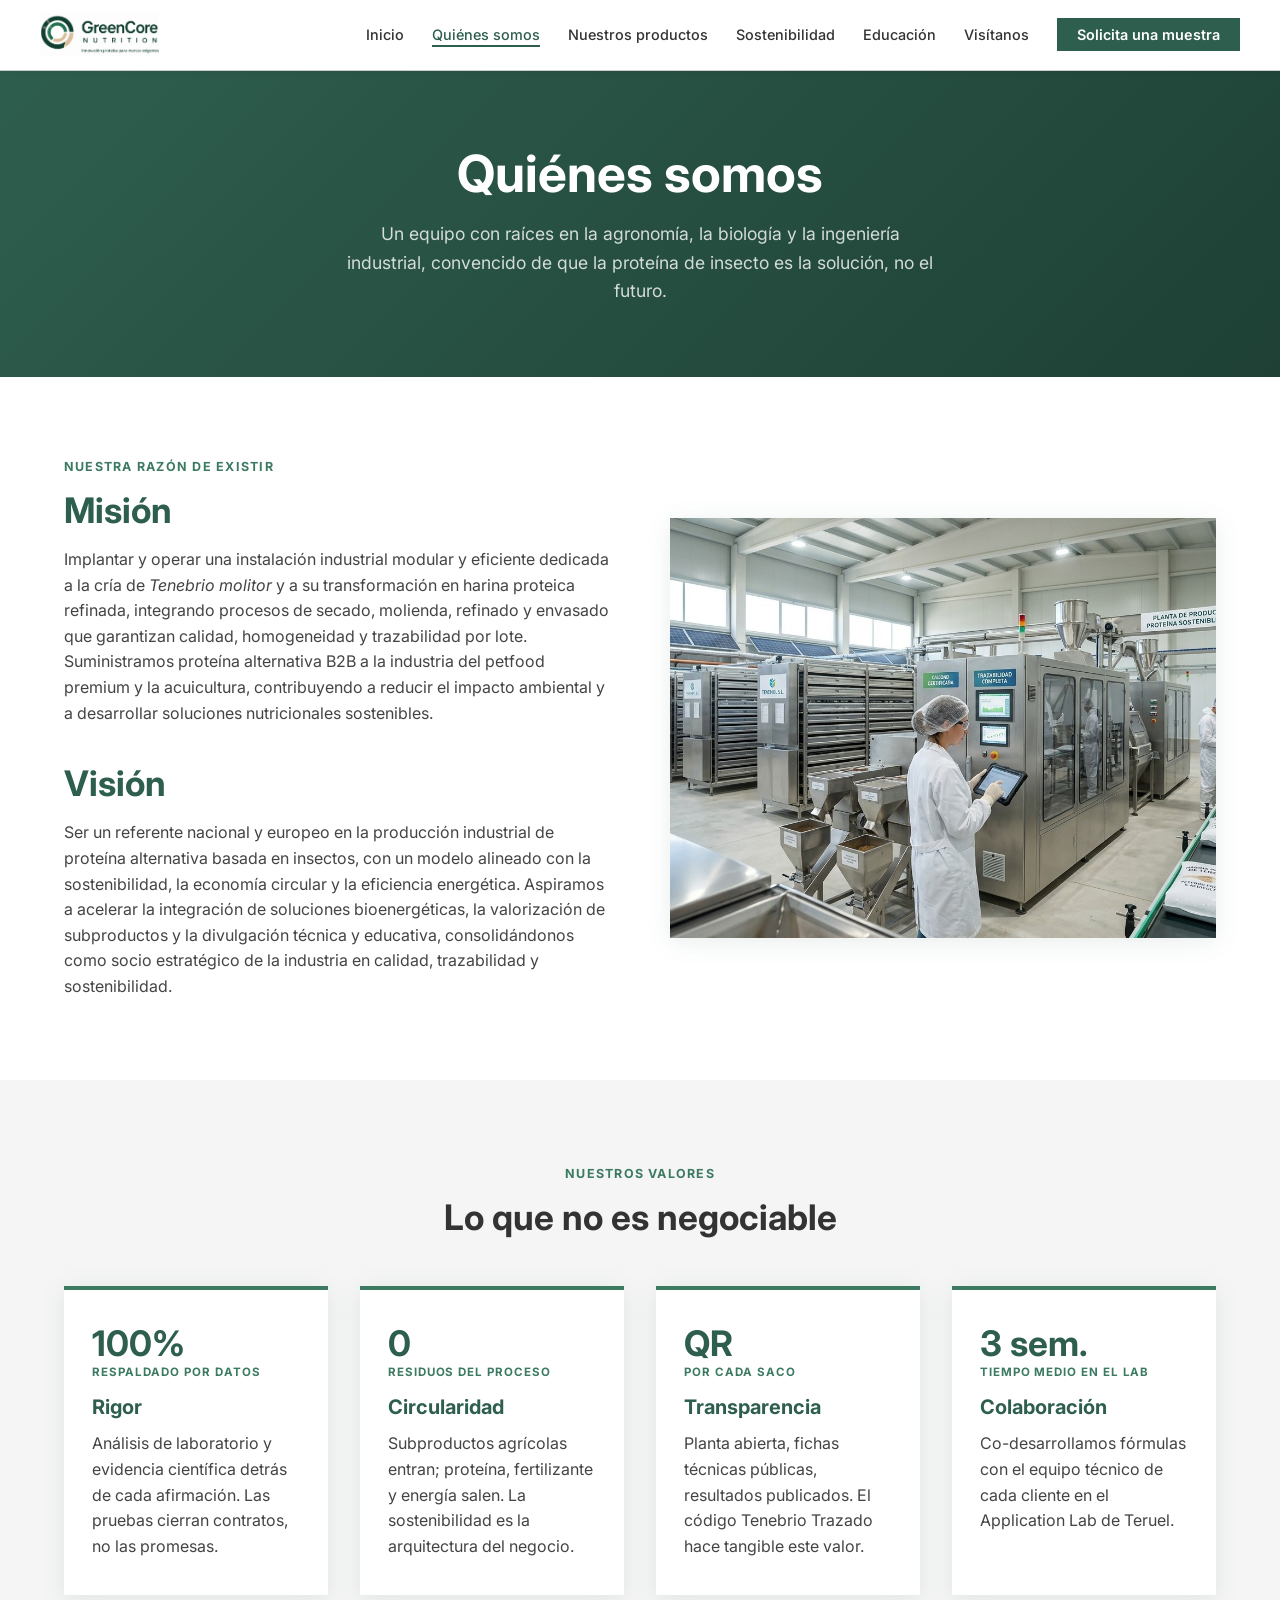
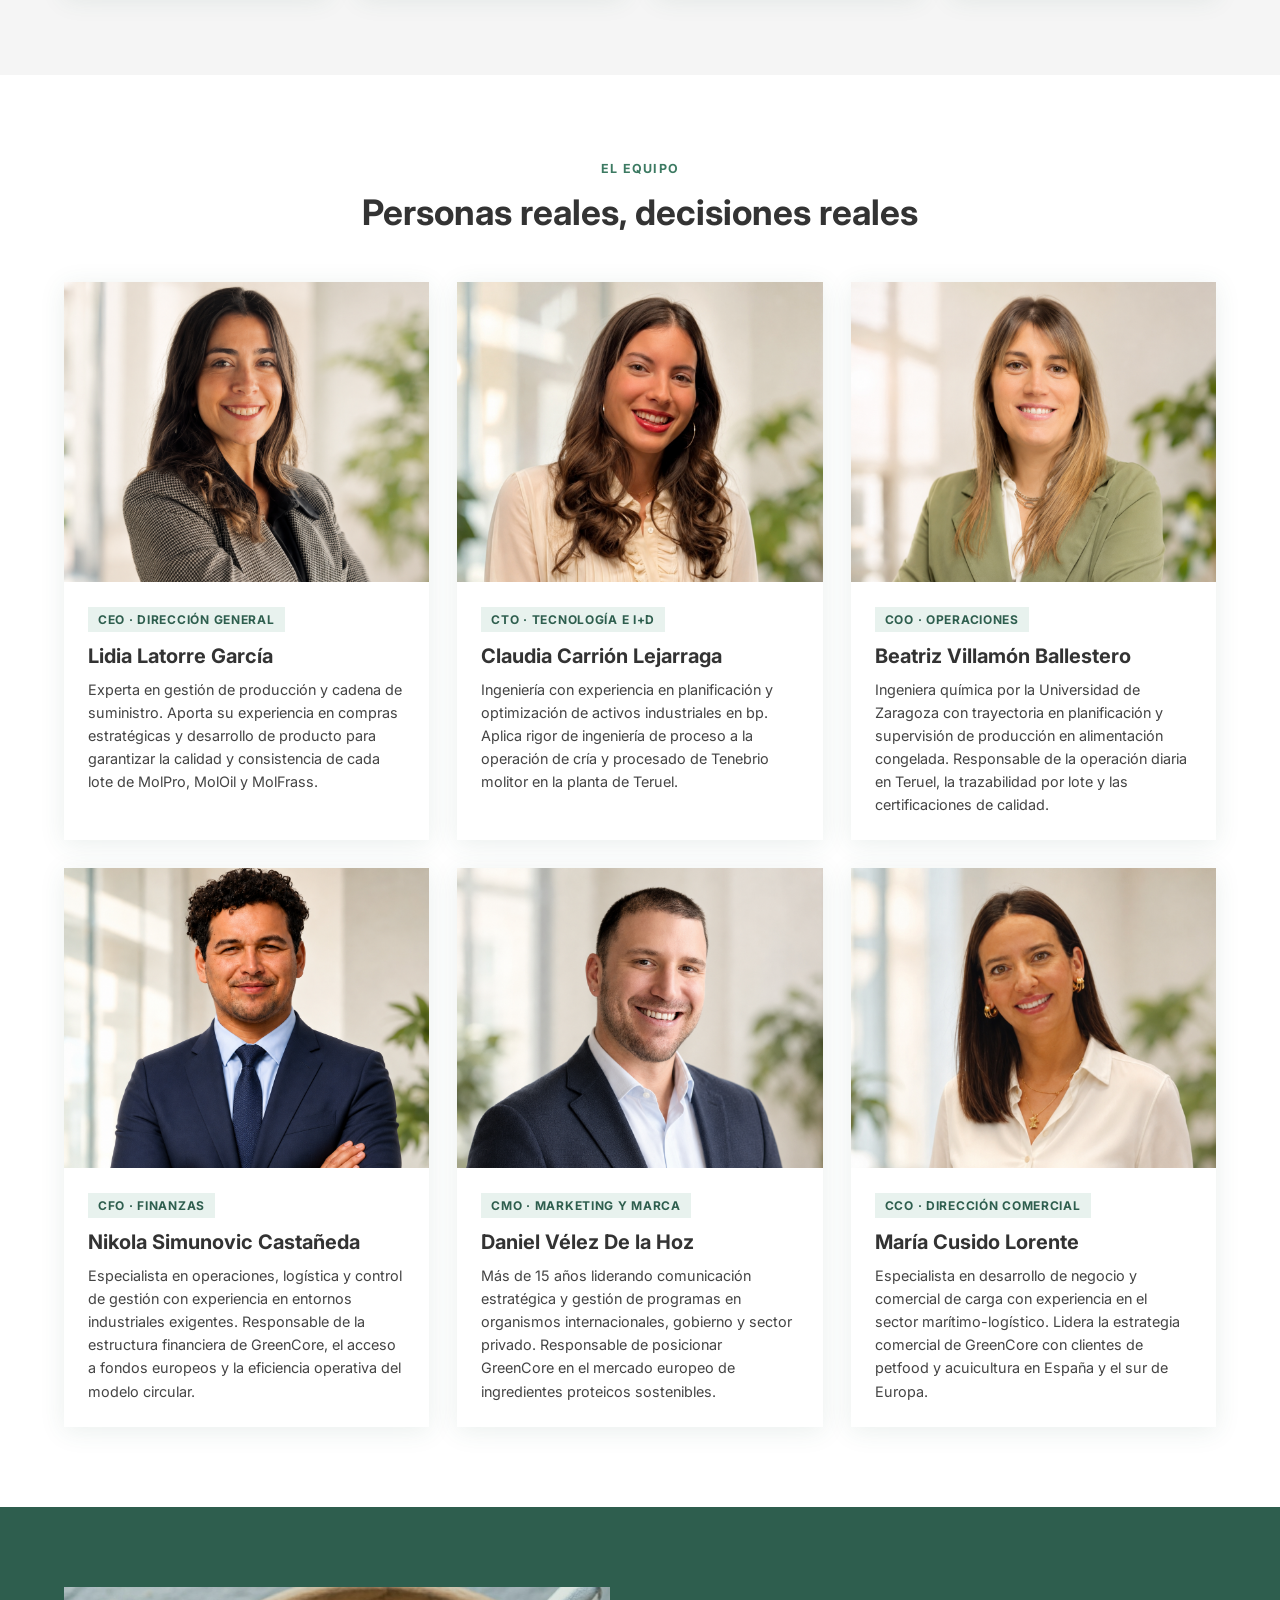
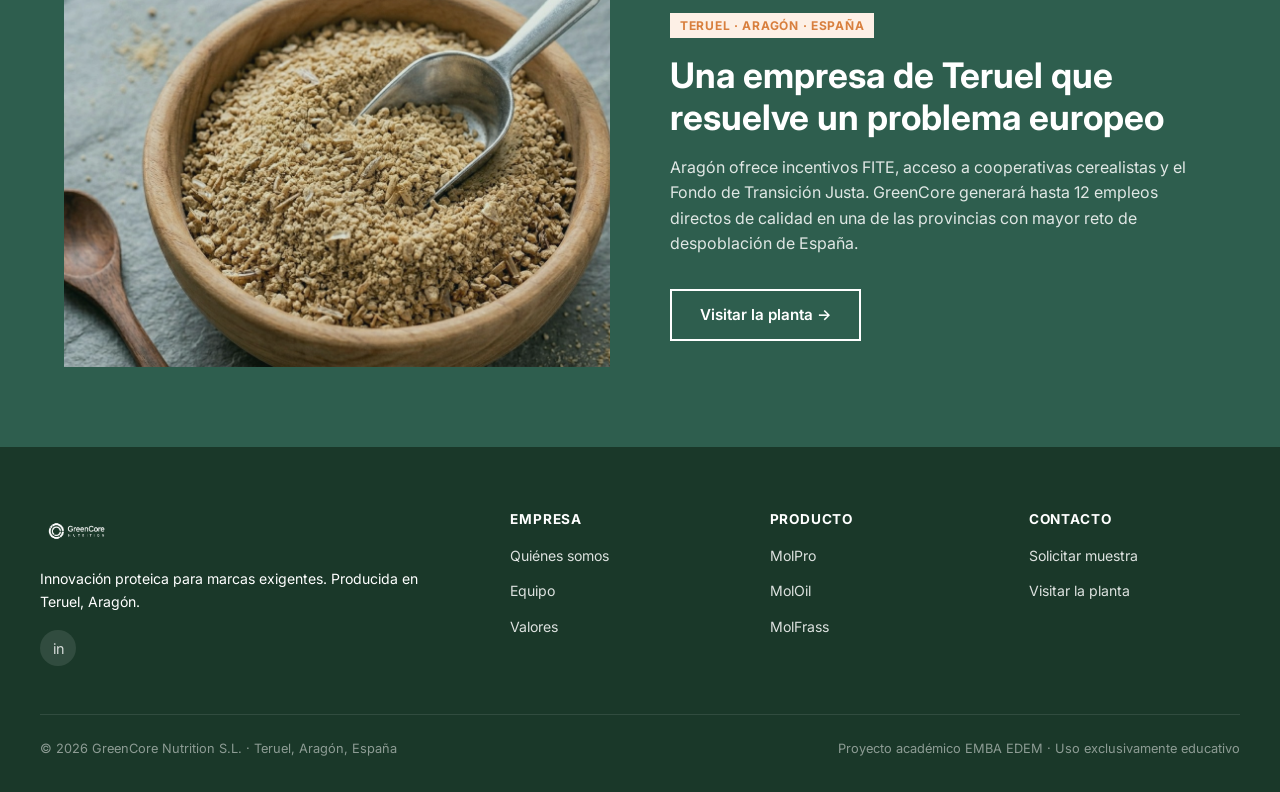
<file: pages/quienes-somos.html>
<!DOCTYPE html>
<html lang="es">
<head>
  <meta charset="UTF-8" />
  <meta name="viewport" content="width=device-width, initial-scale=1.0" />
  <title>Quiénes somos — GreenCore Nutrition</title>
  <link rel="stylesheet" href="../assets/styles.css" />
  <link rel="icon" type="image/png" href="../assets/logos/GreenCore_isotipo.png" />
</head>
<body>

  <nav class="navbar">
    <div class="navbar__inner">
      <a href="../index.html" class="navbar__logo">
        <img src="../assets/logos/GreenCore_logotipo.png" alt="GreenCore Nutrition" />
      </a>
      <ul class="navbar__links">
        <li><a href="../index.html">Inicio</a></li>
        <li><a href="quienes-somos.html" class="active">Quiénes somos</a></li>
        <li><a href="productos.html">Nuestros productos</a></li>
        <li><a href="sostenibilidad.html">Sostenibilidad</a></li>
        <li><a href="blog.html">Educación</a></li>
        <li><a href="visitanos.html">Visítanos</a></li>
        <li><a href="contacto.html" class="navbar__cta">Solicita una muestra</a></li>
      </ul>
    </div>
  </nav>

  <section class="page-hero">
    <h1>Quiénes somos</h1>
    <p>Un equipo con raíces en la agronomía, la biología y la ingeniería industrial, convencido de que la proteína de insecto es la solución, no el futuro.</p>
  </section>

  <!-- MISIÓN VISIÓN VALORES -->
  <section class="section">
    <div class="container">
      <div style="display:grid;grid-template-columns:1fr 1fr;gap:60px;align-items:center;">
        <div>
          <span class="eyebrow" style="color:var(--verde-protinova);font-size:0.78rem;font-weight:700;letter-spacing:0.1em;text-transform:uppercase;display:block;margin-bottom:12px;">Nuestra razón de existir</span>
          <h2 style="color:var(--verde-bosque);">Misión</h2>
          <p style="margin-top:16px;">Implantar y operar una instalación industrial modular y eficiente dedicada a la cría de <em>Tenebrio molitor</em> y a su transformación en harina proteica refinada, integrando procesos de secado, molienda, refinado y envasado que garantizan calidad, homogeneidad y trazabilidad por lote. Suministramos proteína alternativa B2B a la industria del petfood premium y la acuicultura, contribuyendo a reducir el impacto ambiental y a desarrollar soluciones nutricionales sostenibles.</p>
          <h2 style="color:var(--verde-bosque);margin-top:36px;">Visión</h2>
          <p style="margin-top:16px;">Ser un referente nacional y europeo en la producción industrial de proteína alternativa basada en insectos, con un modelo alineado con la sostenibilidad, la economía circular y la eficiencia energética. Aspiramos a acelerar la integración de soluciones bioenergéticas, la valorización de subproductos y la divulgación técnica y educativa, consolidándonos como socio estratégico de la industria en calidad, trazabilidad y sostenibilidad.</p>
        </div>
        <div>
          <img src="../assets/img/hero-planta.jpg"
               alt="Equipo GreenCore Nutrition"
               style="border-radius:0;width:100%;height:420px;object-fit:cover;box-shadow:var(--shadow);" />
        </div>
      </div>
    </div>
  </section>

  <!-- VALORES -->
  <section class="section section--gray" id="valores">
    <div class="container">
      <div class="section-header">
        <span class="eyebrow">Nuestros valores</span>
        <h2>Lo que no es negociable</h2>
      </div>
      <div class="pillars">
        <div class="pillar">
          <div class="pillar__stat">100%</div>
          <div class="pillar__stat-label">respaldado por datos</div>
          <h3>Rigor</h3>
          <p>Análisis de laboratorio y evidencia científica detrás de cada afirmación. Las pruebas cierran contratos, no las promesas.</p>
        </div>
        <div class="pillar">
          <div class="pillar__stat">0</div>
          <div class="pillar__stat-label">residuos del proceso</div>
          <h3>Circularidad</h3>
          <p>Subproductos agrícolas entran; proteína, fertilizante y energía salen. La sostenibilidad es la arquitectura del negocio.</p>
        </div>
        <div class="pillar">
          <div class="pillar__stat">QR</div>
          <div class="pillar__stat-label">por cada saco</div>
          <h3>Transparencia</h3>
          <p>Planta abierta, fichas técnicas públicas, resultados publicados. El código Tenebrio Trazado hace tangible este valor.</p>
        </div>
        <div class="pillar">
          <div class="pillar__stat">3 sem.</div>
          <div class="pillar__stat-label">tiempo medio en el lab</div>
          <h3>Colaboración</h3>
          <p>Co-desarrollamos fórmulas con el equipo técnico de cada cliente en el Application Lab de Teruel.</p>
        </div>
      </div>
    </div>
  </section>

  <!-- EQUIPO -->
  <section class="section" id="equipo">
    <div class="container">
      <div class="section-header">
        <span class="eyebrow">El equipo</span>
        <h2>Personas reales, decisiones reales</h2>
      </div>
      <div class="cards-grid" style="grid-template-columns:repeat(auto-fit,minmax(300px,1fr));">
        <div class="card">
          <img class="card__img card__img--person" src="../assets/img/ceo.png" alt="CEO GreenCore" />
          <div class="card__body">
            <span class="card__tag">CEO · Dirección general</span>
            <h3>Lidia Latorre García</h3>
            <p>Experta en gestión de producción y cadena de suministro. Aporta su experiencia en compras estratégicas y desarrollo de producto para garantizar la calidad y consistencia de cada lote de MolPro, MolOil y MolFrass.</p>
          </div>
        </div>
        <div class="card">
          <img class="card__img card__img--person" src="../assets/img/cto.png" alt="CTO GreenCore" />
          <div class="card__body">
            <span class="card__tag">CTO · Tecnología e I+D</span>
            <h3>Claudia Carrión Lejarraga</h3>
            <p>Ingeniería con experiencia en planificación y optimización de activos industriales en bp. Aplica rigor de ingeniería de proceso a la operación de cría y procesado de Tenebrio molitor en la planta de Teruel.</p>
          </div>
        </div>
        <div class="card">
          <img class="card__img card__img--person" src="../assets/img/coo.png" alt="COO GreenCore" />
          <div class="card__body">
            <span class="card__tag">COO · Operaciones</span>
            <h3>Beatriz Villamón Ballestero</h3>
            <p>Ingeniera química por la Universidad de Zaragoza con trayectoria en planificación y supervisión de producción en alimentación congelada. Responsable de la operación diaria en Teruel, la trazabilidad por lote y las certificaciones de calidad.</p>
          </div>
        </div>
        <div class="card">
          <img class="card__img card__img--person" src="../assets/img/cfo.png" alt="CFO GreenCore" />
          <div class="card__body">
            <span class="card__tag">CFO · Finanzas</span>
            <h3>Nikola Simunovic Castañeda</h3>
            <p>Especialista en operaciones, logística y control de gestión con experiencia en entornos industriales exigentes. Responsable de la estructura financiera de GreenCore, el acceso a fondos europeos y la eficiencia operativa del modelo circular.</p>
          </div>
        </div>
        <div class="card">
          <img class="card__img card__img--person" src="../assets/img/cmo.png" alt="CMO GreenCore" />
          <div class="card__body">
            <span class="card__tag">CMO · Marketing y marca</span>
            <h3>Daniel Vélez De la Hoz</h3>
            <p>Más de 15 años liderando comunicación estratégica y gestión de programas en organismos internacionales, gobierno y sector privado. Responsable de posicionar GreenCore en el mercado europeo de ingredientes proteicos sostenibles.</p>
          </div>
        </div>
        <div class="card">
          <img class="card__img card__img--person" src="../assets/img/cco.png" alt="CCO GreenCore" />
          <div class="card__body">
            <span class="card__tag">CCO · Dirección Comercial</span>
            <h3>María Cusido Lorente</h3>
            <p>Especialista en desarrollo de negocio y comercial de carga con experiencia en el sector marítimo-logístico. Lidera la estrategia comercial de GreenCore con clientes de petfood y acuicultura en España y el sur de Europa.</p>
          </div>
        </div>
      </div>
    </div>
  </section>

  <!-- ORIGEN Y LOCALIZACIÓN -->
  <section class="section section--dark">
    <div class="container">
      <div style="display:grid;grid-template-columns:1fr 1fr;gap:60px;align-items:center;">
        <div>
          <img src="../assets/img/protinova-harina.jpg"
               alt="Teruel, Aragón"
               style="border-radius:0;width:100%;height:380px;object-fit:cover;opacity:0.85;" />
        </div>
        <div>
          <span class="tag-esg">Teruel · Aragón · España</span>
          <h2 class="text-white mt-16">Una empresa de Teruel que resuelve un problema europeo</h2>
          <p style="margin-top:16px;">Aragón ofrece incentivos FITE, acceso a cooperativas cerealistas y el Fondo de Transición Justa. GreenCore generará hasta 12 empleos directos de calidad en una de las provincias con mayor reto de despoblación de España.</p>
          <a href="visitanos.html" class="btn btn--outline mt-32">Visitar la planta →</a>
        </div>
      </div>
    </div>
  </section>

  <!-- FOOTER -->
  <footer class="footer">
    <div class="footer__inner">
      <div class="footer__brand">
        <img src="../assets/logos/GreenCore_Negativo.png" alt="GreenCore Nutrition" />
        <p>Innovación proteica para marcas exigentes. Producida en Teruel, Aragón.</p>
        <div class="footer__social mt-16"><a href="https://www.linkedin.com/in/greencore-nutrition-04b801408/" target="_blank" title="LinkedIn">in</a></div>
      </div>
      <div>
        <h4>Empresa</h4>
        <ul>
          <li><a href="quienes-somos.html">Quiénes somos</a></li>
          <li><a href="quienes-somos.html#equipo">Equipo</a></li>
          <li><a href="quienes-somos.html#valores">Valores</a></li>
        </ul>
      </div>
      <div>
        <h4>Producto</h4>
        <ul>
          <li><a href="productos.html#molpro">MolPro</a></li>
          <li><a href="productos.html#moloil">MolOil</a></li>
          <li><a href="productos.html#molfrass">MolFrass</a></li>
        </ul>
      </div>
      <div>
        <h4>Contacto</h4>
        <ul>
          <li><a href="contacto.html">Solicitar muestra</a></li>
          <li><a href="visitanos.html">Visitar la planta</a></li>
        </ul>
      </div>
    </div>
    <div class="footer__bottom">
      <span>© 2026 GreenCore Nutrition S.L. · Teruel, Aragón, España</span>
      <span>Proyecto académico EMBA EDEM · Uso exclusivamente educativo</span>
    </div>
  </footer>
  <script src="../assets/main.js"></script>
</body>
</html>
</file>
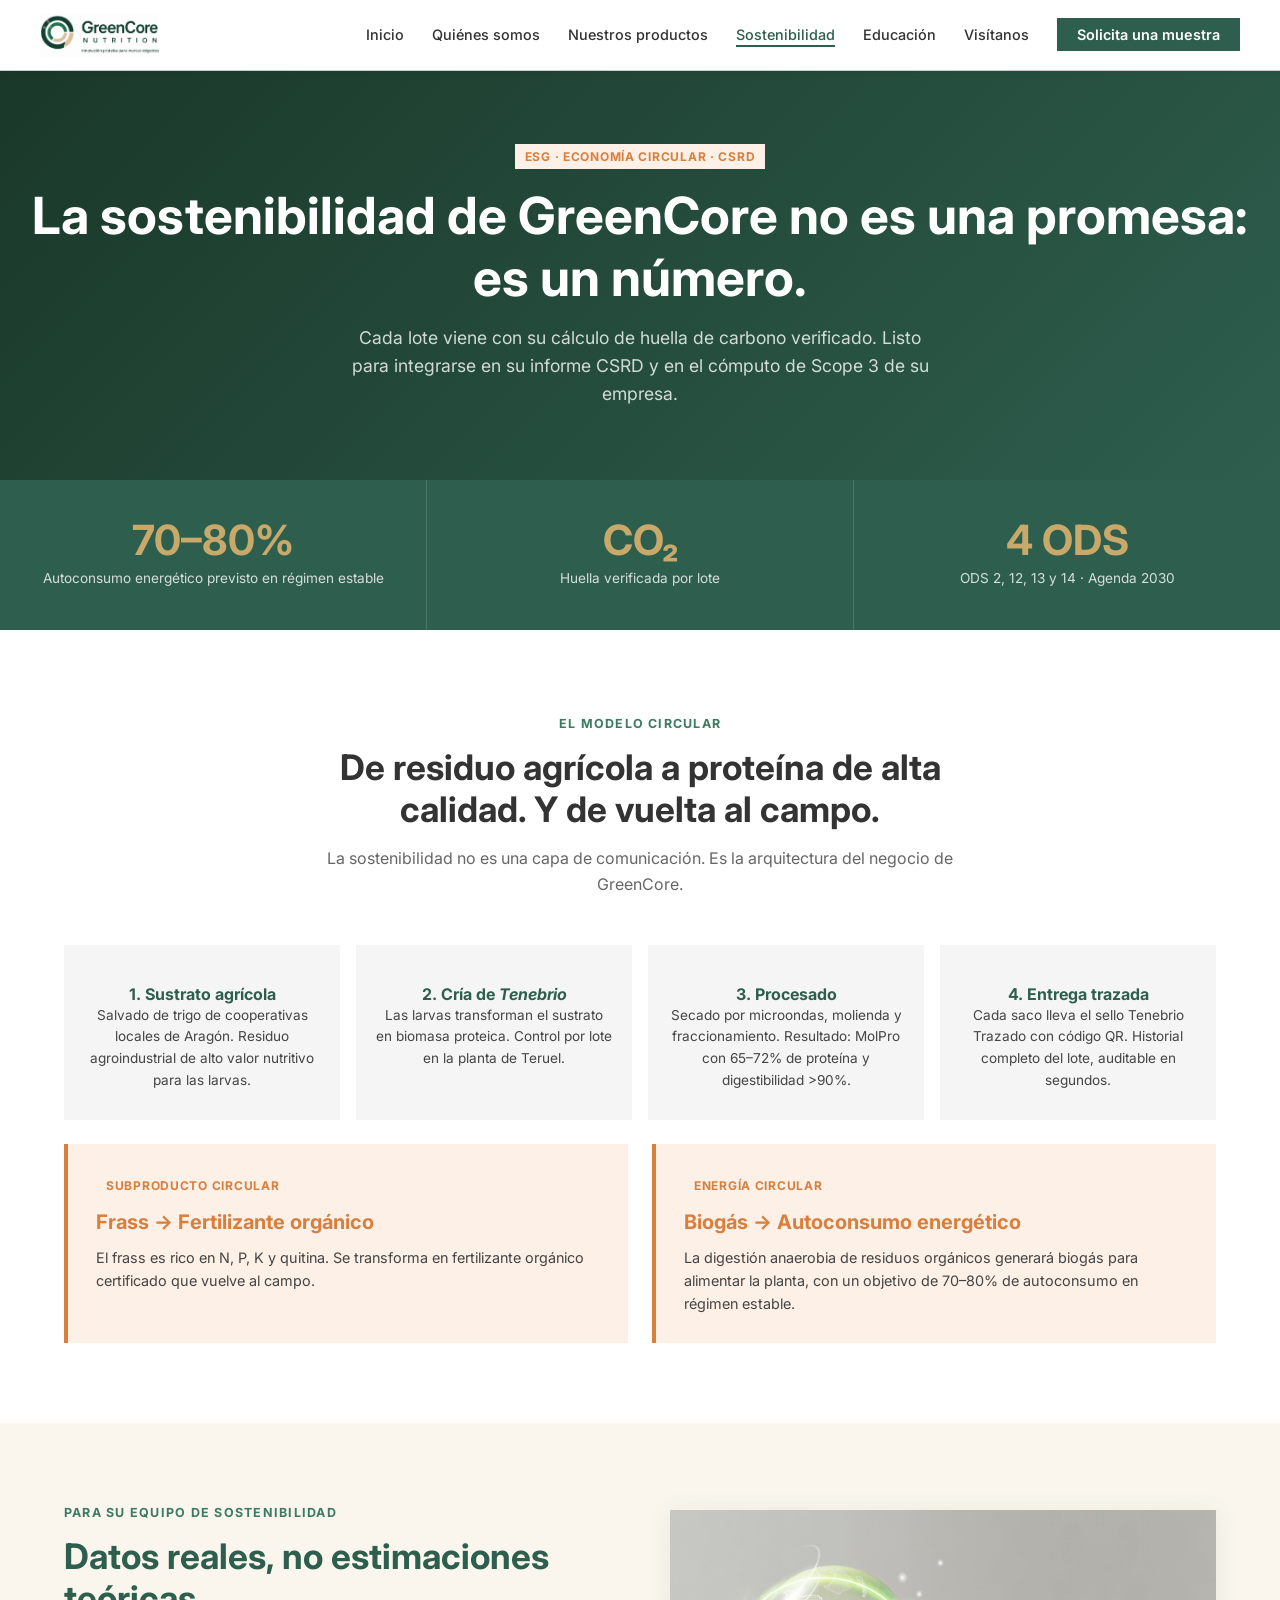
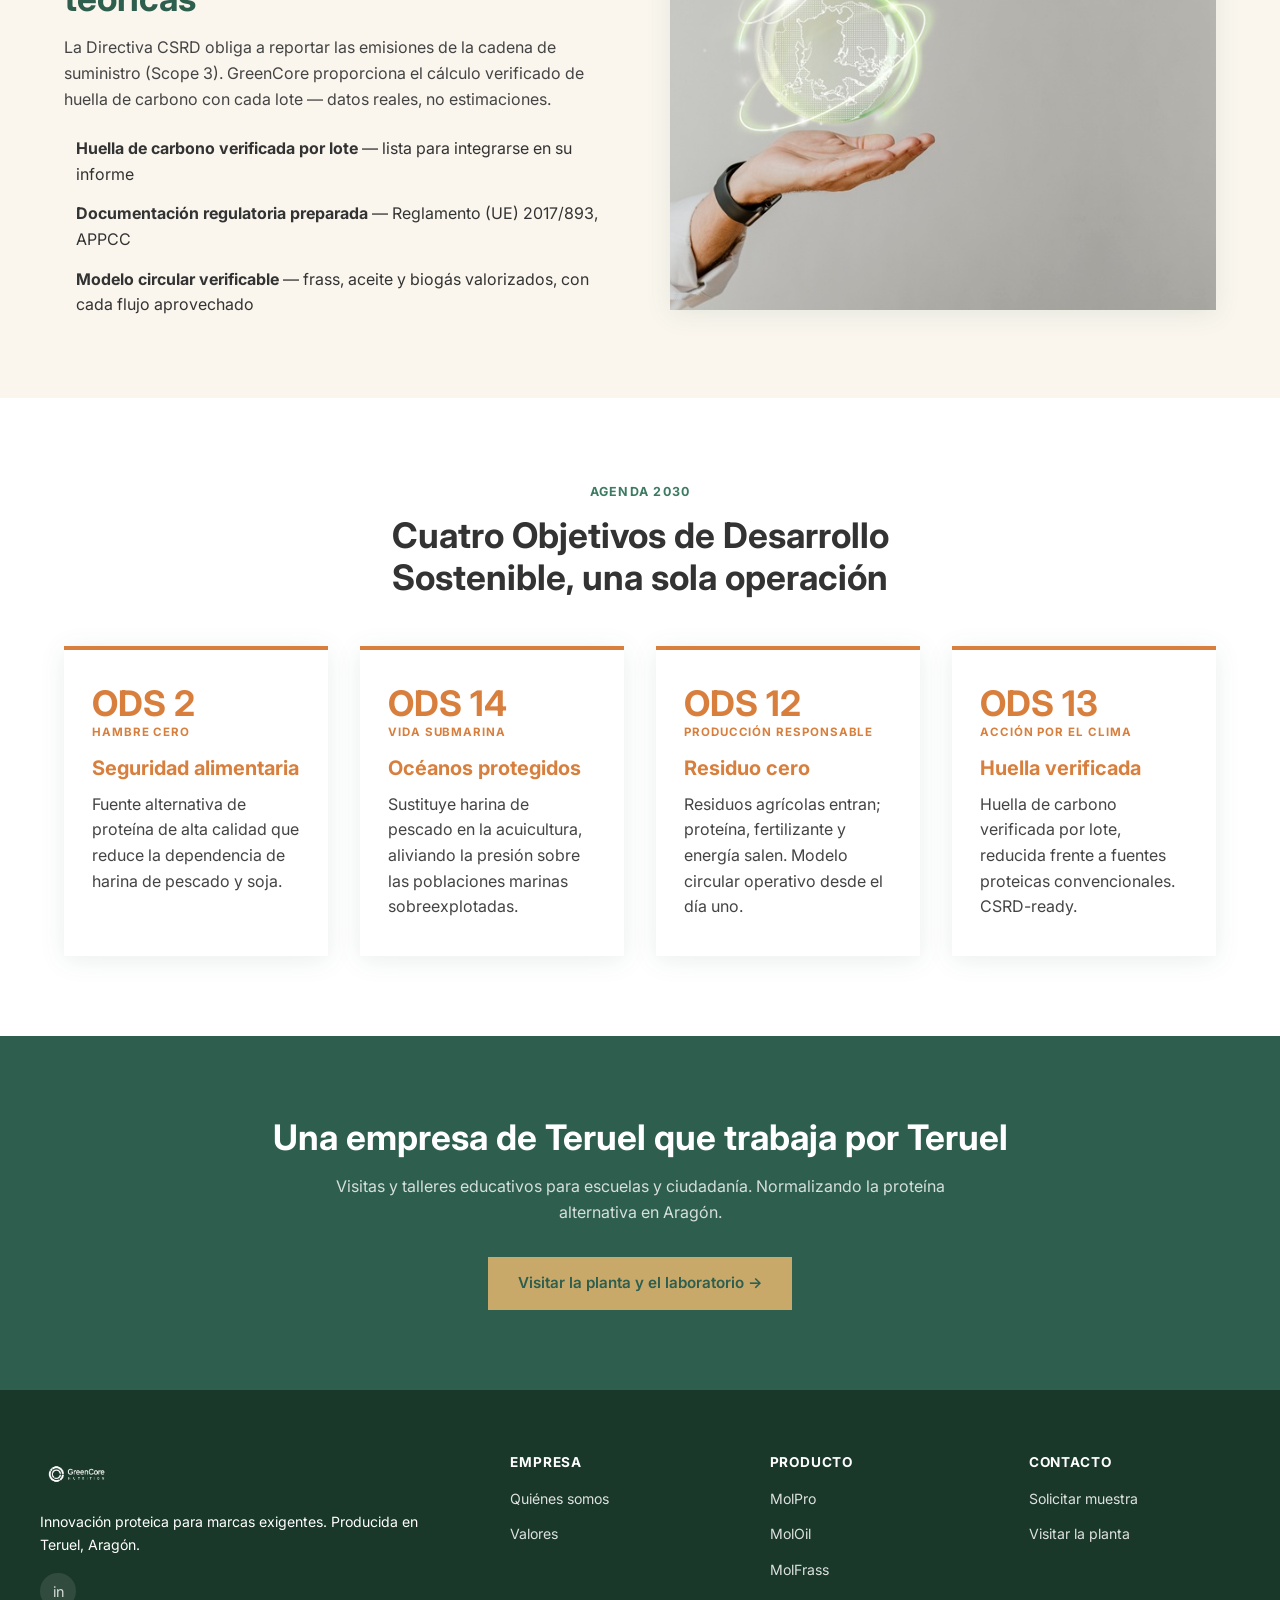
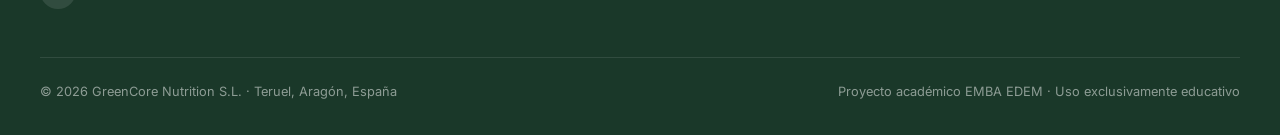
<file: pages/sostenibilidad.html>
<!DOCTYPE html>
<html lang="es">
<head>
  <meta charset="UTF-8" />
  <meta name="viewport" content="width=device-width, initial-scale=1.0" />
  <title>Sostenibilidad — GreenCore Nutrition</title>
  <link rel="stylesheet" href="../assets/styles.css" />
  <link rel="icon" type="image/png" href="../assets/logos/GreenCore_isotipo.png" />
</head>
<body>

  <nav class="navbar">
    <div class="navbar__inner">
      <a href="../index.html" class="navbar__logo">
        <img src="../assets/logos/GreenCore_logotipo.png" alt="GreenCore Nutrition" />
      </a>
      <ul class="navbar__links">
        <li><a href="../index.html">Inicio</a></li>
        <li><a href="quienes-somos.html">Quiénes somos</a></li>
        <li><a href="productos.html">Nuestros productos</a></li>
        <li><a href="sostenibilidad.html" class="active">Sostenibilidad</a></li>
        <li><a href="blog.html">Educación</a></li>
        <li><a href="visitanos.html">Visítanos</a></li>
        <li><a href="contacto.html" class="navbar__cta">Solicita una muestra</a></li>
      </ul>
    </div>
  </nav>

  <section class="page-hero" style="background:linear-gradient(135deg,#1a3829 0%,var(--verde-bosque) 100%);">
    <span class="tag-esg" style="margin-bottom:16px;display:inline-block;">ESG · Economía circular · CSRD</span>
    <h1>La sostenibilidad de GreenCore no es una promesa: es un número.</h1>
    <p>Cada lote viene con su cálculo de huella de carbono verificado. Listo para integrarse en su informe CSRD y en el cómputo de Scope 3 de su empresa.</p>
  </section>

  <!-- STATS ESG -->
  <section class="section--dark">
    <div class="stats">
      <div class="stat">
        <div class="stat__number">70–80%</div>
        <div class="stat__label">Autoconsumo energético previsto en régimen estable</div>
      </div>
      <div class="stat">
        <div class="stat__number">CO₂</div>
        <div class="stat__label">Huella verificada por lote</div>
      </div>
      <div class="stat">
        <div class="stat__number">4 ODS</div>
        <div class="stat__label">ODS 2, 12, 13 y 14 · Agenda 2030</div>
      </div>
      </div>
  </section>

  <!-- MODELO CIRCULAR -->
  <section class="section">
    <div class="container">
      <div class="section-header">
        <span class="eyebrow">El modelo circular</span>
        <h2>De residuo agrícola a proteína de alta calidad. Y de vuelta al campo.</h2>
        <p>La sostenibilidad no es una capa de comunicación. Es la arquitectura del negocio de GreenCore.</p>
      </div>
      <!-- Diagrama visual del ciclo -->
      <div style="display:grid;grid-template-columns:repeat(4,1fr);gap:16px;margin-top:48px;text-align:center;">
        <div style="background:var(--gris-claro);border-radius:var(--radius);padding:28px 20px;">
          <div style="font-size:2.5rem;margin-bottom:12px;"></div>
          <h3 style="font-size:1rem;color:var(--verde-bosque);">1. Sustrato agrícola</h3>
          <p style="font-size:0.85rem;">Salvado de trigo de cooperativas locales de Aragón. Residuo agroindustrial de alto valor nutritivo para las larvas.</p>
        </div>
        <div style="background:var(--gris-claro);border-radius:var(--radius);padding:28px 20px;">
          <div style="font-size:2.5rem;margin-bottom:12px;"></div>
          <h3 style="font-size:1rem;color:var(--verde-bosque);">2. Cría de <em>Tenebrio</em></h3>
          <p style="font-size:0.85rem;">Las larvas transforman el sustrato en biomasa proteica. Control por lote en la planta de Teruel.</p>
        </div>
        <div style="background:var(--gris-claro);border-radius:var(--radius);padding:28px 20px;">
          <div style="font-size:2.5rem;margin-bottom:12px;"></div>
          <h3 style="font-size:1rem;color:var(--verde-bosque);">3. Procesado</h3>
          <p style="font-size:0.85rem;">Secado por microondas, molienda y fraccionamiento. Resultado: MolPro con 65–72% de proteína y digestibilidad &gt;90%.</p>
        </div>
        <div style="background:var(--gris-claro);border-radius:var(--radius);padding:28px 20px;">
          <div style="font-size:2.5rem;margin-bottom:12px;"></div>
          <h3 style="font-size:1rem;color:var(--verde-bosque);">4. Entrega trazada</h3>
          <p style="font-size:0.85rem;">Cada saco lleva el sello Tenebrio Trazado con código QR. Historial completo del lote, auditable en segundos.</p>
        </div>
      </div>
      <!-- Subproductos -->
      <div style="display:grid;grid-template-columns:1fr 1fr;gap:24px;margin-top:24px;">
        <div style="background:#FDF0E6;border-radius:var(--radius);padding:28px;border-left:4px solid var(--naranja-esg);">
          <span class="tag-esg" style="margin-bottom:12px;display:inline-block;">Subproducto circular</span>
          <h3 style="color:var(--naranja-esg);"> Frass → Fertilizante orgánico</h3>
          <p style="margin-top:12px;font-size:0.9rem;">El frass es rico en N, P, K y quitina. Se transforma en fertilizante orgánico certificado que vuelve al campo.</p>
        </div>
        <div style="background:#FDF0E6;border-radius:var(--radius);padding:28px;border-left:4px solid var(--naranja-esg);">
          <span class="tag-esg" style="margin-bottom:12px;display:inline-block;">Energía circular</span>
          <h3 style="color:var(--naranja-esg);"> Biogás → Autoconsumo energético</h3>
          <p style="margin-top:12px;font-size:0.9rem;">La digestión anaerobia de residuos orgánicos generará biogás para alimentar la planta, con un objetivo de 70–80% de autoconsumo en régimen estable.</p>
        </div>
      </div>
    </div>
  </section>

  <!-- CSRD Y SCOPE 3 -->
  <section class="section section--beige">
    <div class="container">
      <div style="display:grid;grid-template-columns:1fr 1fr;gap:60px;align-items:center;">
        <div>
          <span class="eyebrow" style="color:var(--verde-protinova);font-size:0.78rem;font-weight:700;letter-spacing:0.1em;text-transform:uppercase;display:block;margin-bottom:12px;">Para su equipo de sostenibilidad</span>
          <h2 style="color:var(--verde-bosque);">Datos reales, no estimaciones teóricas</h2>
          <p style="margin-top:16px;">La Directiva CSRD obliga a reportar las emisiones de la cadena de suministro (Scope 3). GreenCore proporciona el cálculo verificado de huella de carbono con cada lote — datos reales, no estimaciones.</p>
          <ul style="list-style:none;margin-top:24px;display:flex;flex-direction:column;gap:14px;">
            <li style="display:flex;gap:12px;align-items:flex-start;">
              <span style="color:var(--verde-protinova);font-size:1.1rem;margin-top:2px;"></span>
              <span><strong>Huella de carbono verificada por lote</strong> — lista para integrarse en su informe</span>
            </li>
            <li style="display:flex;gap:12px;align-items:flex-start;">
              <span style="color:var(--verde-protinova);font-size:1.1rem;margin-top:2px;"></span>
              <span><strong>Documentación regulatoria preparada</strong> — Reglamento (UE) 2017/893, APPCC</span>
            </li>
            <li style="display:flex;gap:12px;align-items:flex-start;">
              <span style="color:var(--verde-protinova);font-size:1.1rem;margin-top:2px;"></span>
              <span><strong>Modelo circular verificable</strong> — frass, aceite y biogás valorizados, con cada flujo aprovechado</span>
            </li>
          </ul>
        </div>
        <div>
          <img src="../assets/img/esg-analisis.jpg"
               alt="Sostenibilidad y datos ESG"
               style="border-radius:0;width:100%;height:400px;object-fit:cover;box-shadow:var(--shadow);" />
        </div>
      </div>
    </div>
  </section>

  <!-- ODS -->
  <section class="section">
    <div class="container">
      <div class="section-header">
        <span class="eyebrow">Agenda 2030</span>
        <h2>Cuatro Objetivos de Desarrollo Sostenible, una sola operación</h2>
      </div>
      <div class="pillars" style="margin-top:48px;">
        <div class="pillar" style="border-top-color:var(--naranja-esg);">
          <div class="pillar__stat" style="color:var(--naranja-esg);">ODS 2</div>
          <div class="pillar__stat-label" style="color:var(--naranja-esg);">hambre cero</div>
          <h3 style="color:var(--naranja-esg);">Seguridad alimentaria</h3>
          <p>Fuente alternativa de proteína de alta calidad que reduce la dependencia de harina de pescado y soja.</p>
        </div>
        <div class="pillar" style="border-top-color:var(--naranja-esg);">
          <div class="pillar__stat" style="color:var(--naranja-esg);">ODS 14</div>
          <div class="pillar__stat-label" style="color:var(--naranja-esg);">vida submarina</div>
          <h3 style="color:var(--naranja-esg);">Océanos protegidos</h3>
          <p>Sustituye harina de pescado en la acuicultura, aliviando la presión sobre las poblaciones marinas sobreexplotadas.</p>
        </div>
        <div class="pillar" style="border-top-color:var(--naranja-esg);">
          <div class="pillar__stat" style="color:var(--naranja-esg);">ODS 12</div>
          <div class="pillar__stat-label" style="color:var(--naranja-esg);">producción responsable</div>
          <h3 style="color:var(--naranja-esg);">Residuo cero</h3>
          <p>Residuos agrícolas entran; proteína, fertilizante y energía salen. Modelo circular operativo desde el día uno.</p>
        </div>
        <div class="pillar" style="border-top-color:var(--naranja-esg);">
          <div class="pillar__stat" style="color:var(--naranja-esg);">ODS 13</div>
          <div class="pillar__stat-label" style="color:var(--naranja-esg);">acción por el clima</div>
          <h3 style="color:var(--naranja-esg);">Huella verificada</h3>
          <p>Huella de carbono verificada por lote, reducida frente a fuentes proteicas convencionales. CSRD-ready.</p>
        </div>
      </div>
    </div>
  </section>

  <!-- IMPACTO SOCIAL -->
  <section class="section section--dark">
    <div class="container text-center">
      <h2 class="text-white">Una empresa de Teruel que trabaja por Teruel</h2>
      <p style="color:rgba(255,255,255,0.8);margin-top:16px;max-width:640px;margin-left:auto;margin-right:auto;">
        Visitas y talleres educativos para escuelas y ciudadanía. Normalizando la proteína alternativa en Aragón.
      </p>
      <a href="visitanos.html" class="btn btn--beige mt-32">Visitar la planta y el laboratorio →</a>
    </div>
  </section>

  <footer class="footer">
    <div class="footer__inner">
      <div class="footer__brand">
        <img src="../assets/logos/GreenCore_Negativo.png" alt="GreenCore Nutrition" />
        <p>Innovación proteica para marcas exigentes. Producida en Teruel, Aragón.</p>
        <div class="footer__social mt-16"><a href="https://www.linkedin.com/in/greencore-nutrition-04b801408/" target="_blank" title="LinkedIn">in</a></div>
      </div>
      <div>
        <h4>Empresa</h4>
        <ul>
          <li><a href="quienes-somos.html">Quiénes somos</a></li>
          <li><a href="quienes-somos.html#valores">Valores</a></li>
        </ul>
      </div>
      <div>
        <h4>Producto</h4>
        <ul>
          <li><a href="productos.html#molpro">MolPro</a></li>
          <li><a href="productos.html#moloil">MolOil</a></li>
          <li><a href="productos.html#molfrass">MolFrass</a></li>
        </ul>
      </div>
      <div>
        <h4>Contacto</h4>
        <ul>
          <li><a href="contacto.html">Solicitar muestra</a></li>
          <li><a href="visitanos.html">Visitar la planta</a></li>
        </ul>
      </div>
    </div>
    <div class="footer__bottom">
      <span>© 2026 GreenCore Nutrition S.L. · Teruel, Aragón, España</span>
      <span>Proyecto académico EMBA EDEM · Uso exclusivamente educativo</span>
    </div>
  </footer>
  <script src="../assets/main.js"></script>
</body>
</html>
</file>
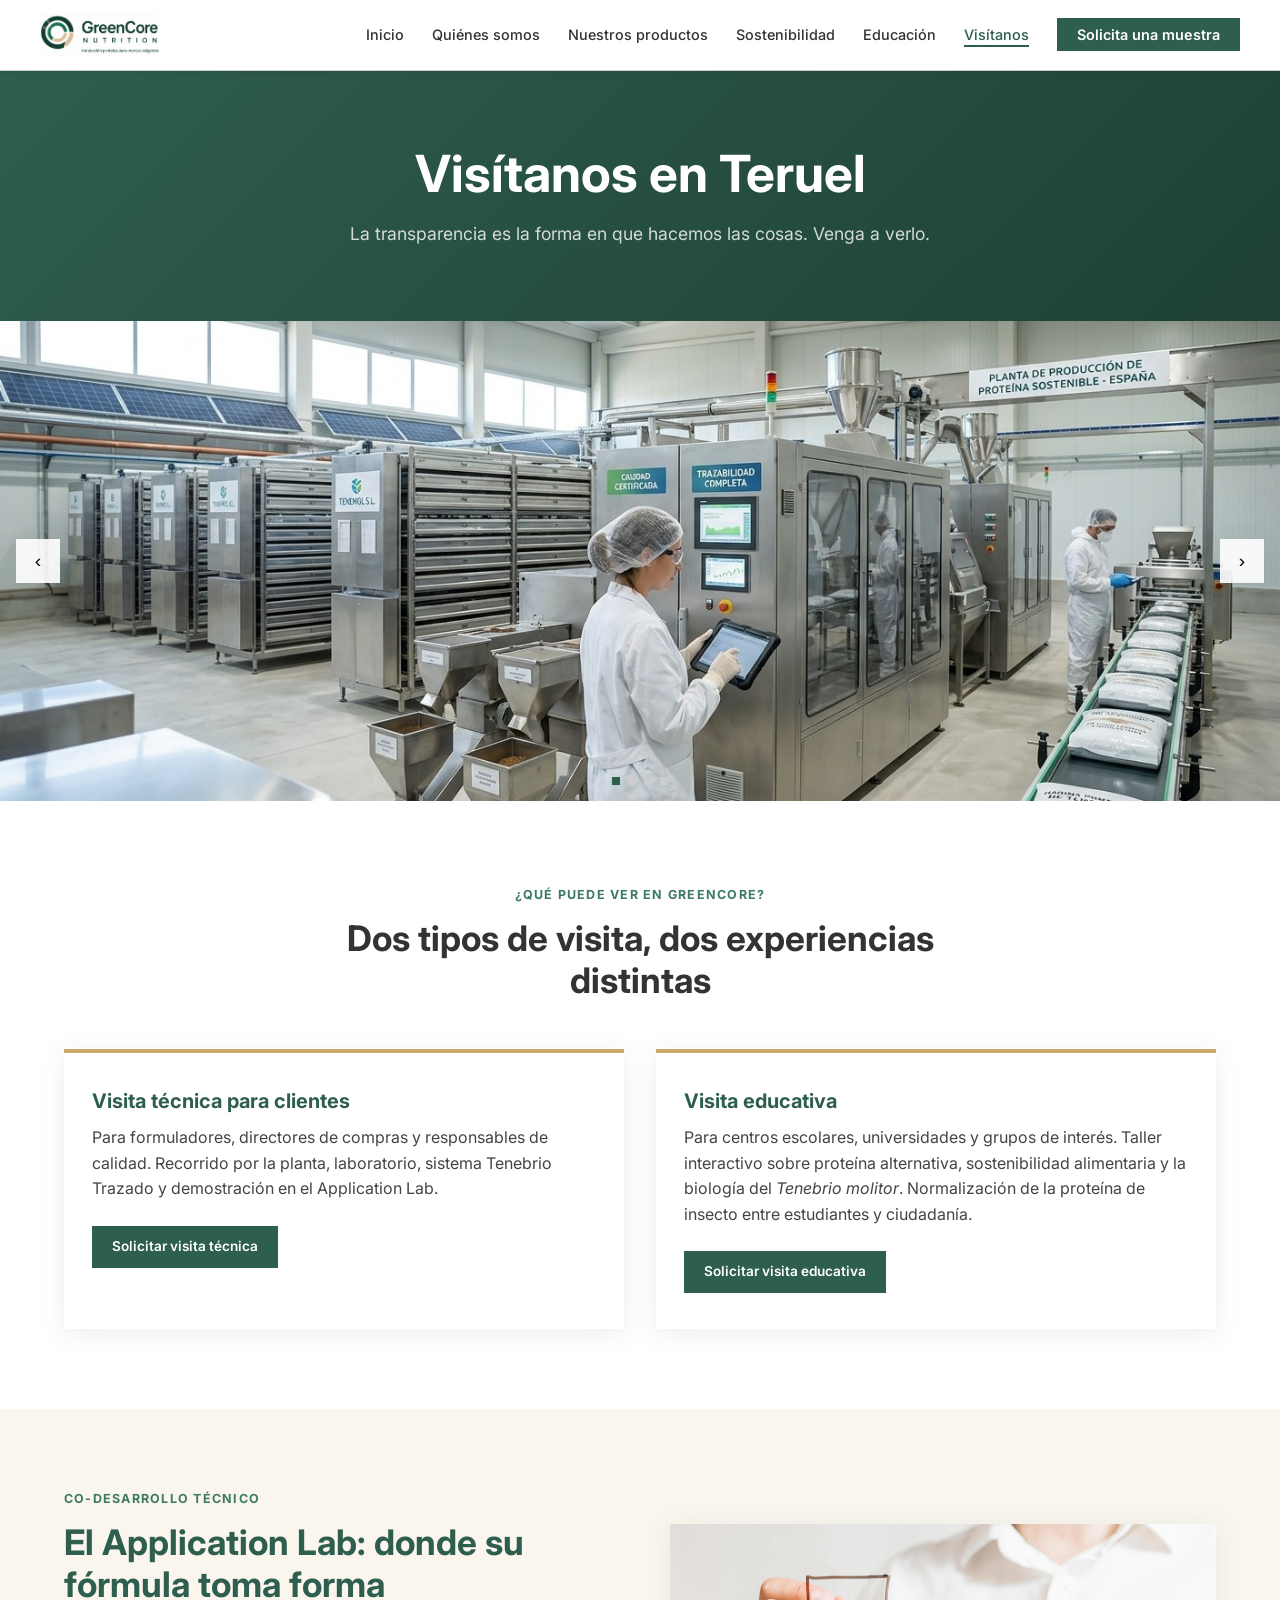
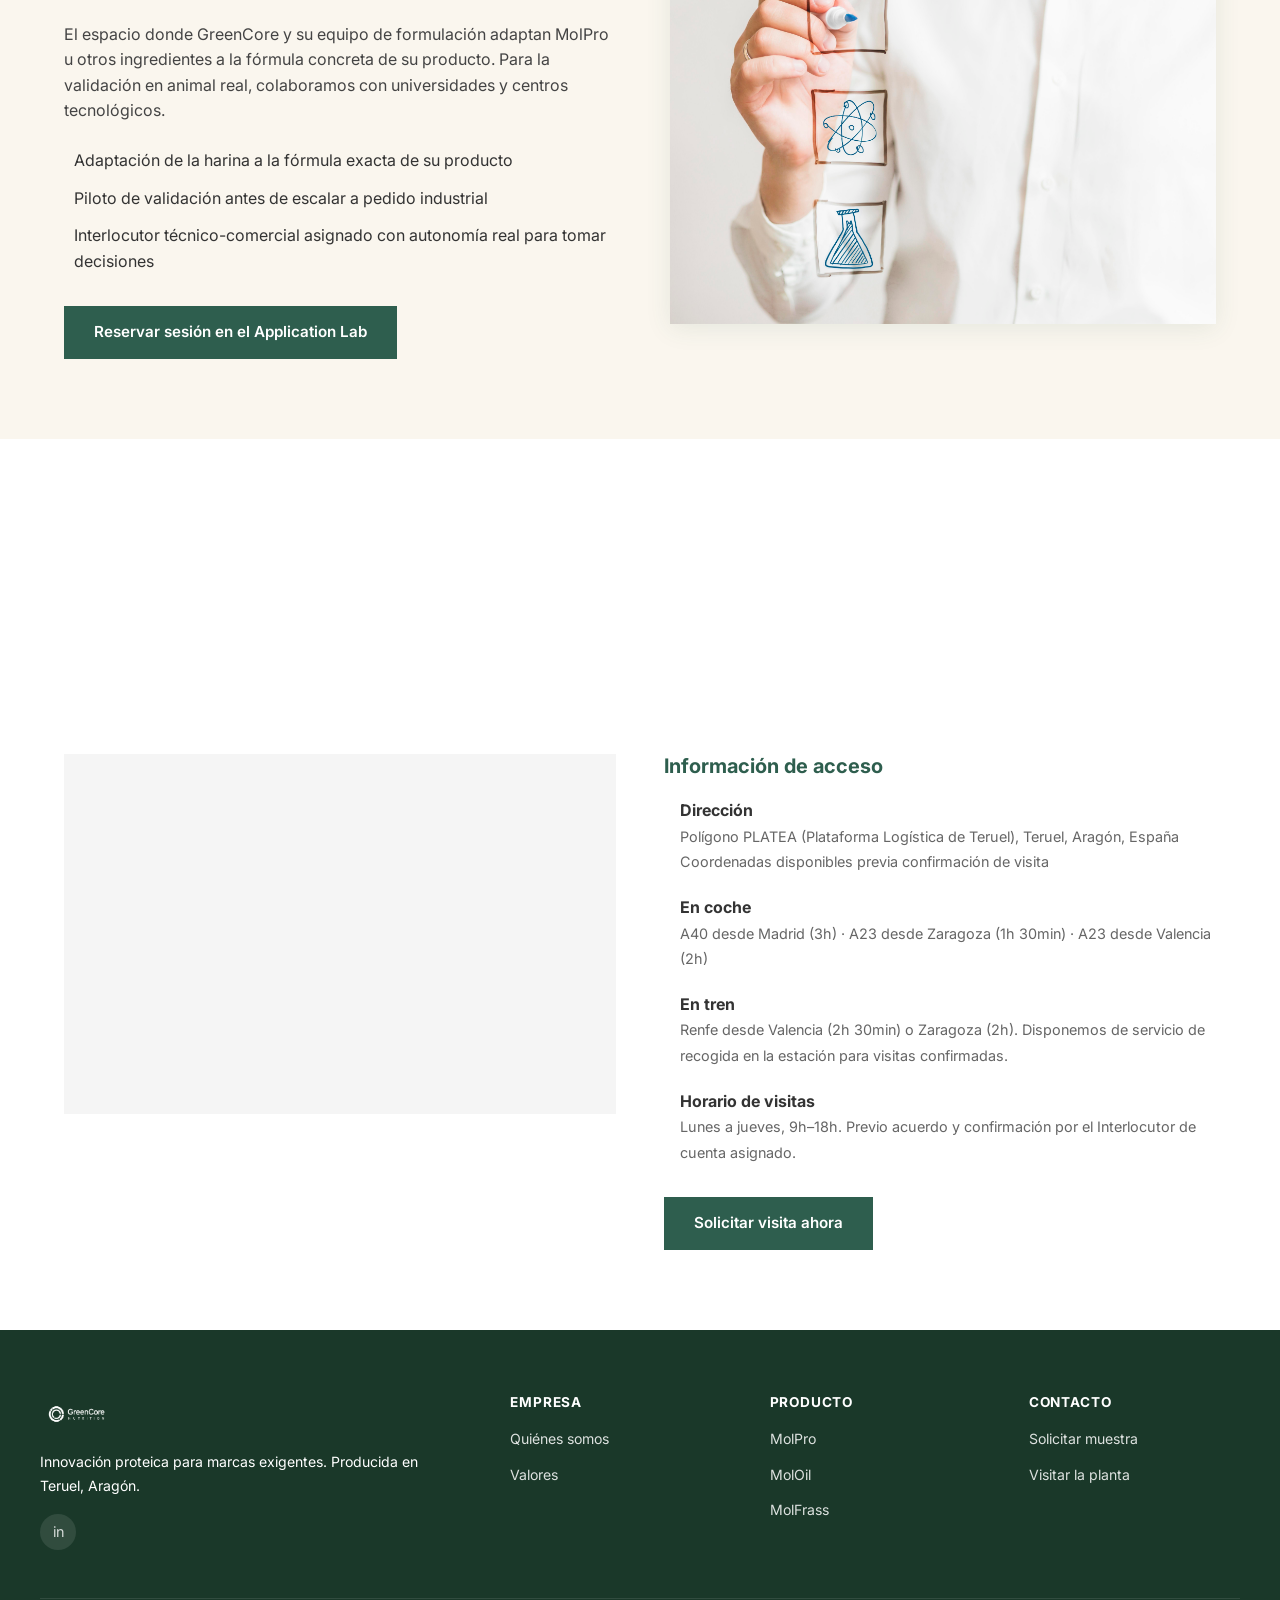
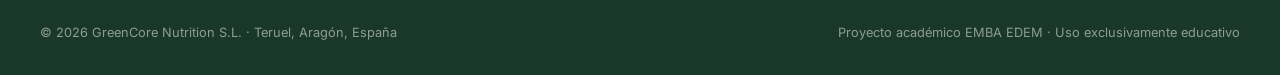
<file: pages/visitanos.html>
<!DOCTYPE html>
<html lang="es">
<head>
  <meta charset="UTF-8" />
  <meta name="viewport" content="width=device-width, initial-scale=1.0" />
  <title>Visítanos — GreenCore Nutrition</title>
  <link rel="stylesheet" href="../assets/styles.css" />
  <link rel="icon" type="image/png" href="../assets/logos/GreenCore_isotipo.png" />
</head>
<body>

  <nav class="navbar">
    <div class="navbar__inner">
      <a href="../index.html" class="navbar__logo">
        <img src="../assets/logos/GreenCore_logotipo.png" alt="GreenCore Nutrition" />
      </a>
      <ul class="navbar__links">
        <li><a href="../index.html">Inicio</a></li>
        <li><a href="quienes-somos.html">Quiénes somos</a></li>
        <li><a href="productos.html">Nuestros productos</a></li>
        <li><a href="sostenibilidad.html">Sostenibilidad</a></li>
        <li><a href="blog.html">Educación</a></li>
        <li><a href="visitanos.html" class="active">Visítanos</a></li>
        <li><a href="contacto.html" class="navbar__cta">Solicita una muestra</a></li>
      </ul>
    </div>
  </nav>

  <section class="page-hero">
    <h1>Visítanos en Teruel</h1>
    <p>La transparencia es la forma en que hacemos las cosas. Venga a verlo.</p>
  </section>

  <!-- CAROUSEL -->
  <section style="background:var(--gris-claro);padding:0;">
    <div class="carousel" style="border-radius:0;">
      <div class="carousel__track" id="carousel-track">
        <div class="carousel__slide">
          <img src="../assets/img/hero-planta.jpg" alt="Planta de producción GreenCore" style="width:100%;height:480px;object-fit:cover;" />
        </div>
        <div class="carousel__slide">
          <img src="../assets/img/equipo.jpg" alt="Equipo en el laboratorio" style="width:100%;height:480px;object-fit:cover;" />
        </div>
        <div class="carousel__slide">
          <img src="../assets/img/sostenibilidad.jpg" alt="Entorno natural de Teruel" style="width:100%;height:480px;object-fit:cover;" />
        </div>
        <div class="carousel__slide">
          <img src="../assets/img/application-lab.jpg" alt="Application Lab co-desarrollo" style="width:100%;height:480px;object-fit:cover;" />
        </div>
      </div>
      <button class="carousel__btn carousel__btn--prev" onclick="changeSlide(-1)">‹</button>
      <button class="carousel__btn carousel__btn--next" onclick="changeSlide(1)">›</button>
      <div class="carousel__dots" style="position:absolute;bottom:16px;left:50%;transform:translateX(-50%);">
        <button class="carousel__dot active" onclick="goToSlide(0)"></button>
        <button class="carousel__dot" onclick="goToSlide(1)"></button>
        <button class="carousel__dot" onclick="goToSlide(2)"></button>
        <button class="carousel__dot" onclick="goToSlide(3)"></button>
      </div>
    </div>
  </section>

  <!-- TIPOS DE VISITA -->
  <section class="section">
    <div class="container">
      <div class="section-header">
        <span class="eyebrow">¿Qué puede ver en GreenCore?</span>
        <h2>Dos tipos de visita, dos experiencias distintas</h2>
      </div>
      <div class="pillars">
        <div class="pillar" style="border-top-color:var(--beige-trigo);">
          <div class="pillar__icon"></div>
          <h3>Visita técnica para clientes</h3>
          <p>Para formuladores, directores de compras y responsables de calidad. Recorrido por la planta, laboratorio, sistema Tenebrio Trazado y demostración en el Application Lab.</p>
          <a href="contacto.html?tipo=visita-cliente" class="btn btn--primary mt-24" style="font-size:0.85rem;padding:8px 18px;">Solicitar visita técnica</a>
        </div>
        <div class="pillar" style="border-top-color:var(--beige-trigo);">
          <div class="pillar__icon"></div>
          <h3>Visita educativa</h3>
          <p>Para centros escolares, universidades y grupos de interés. Taller interactivo sobre proteína alternativa, sostenibilidad alimentaria y la biología del <em>Tenebrio molitor</em>. Normalización de la proteína de insecto entre estudiantes y ciudadanía.</p>
          <a href="contacto.html?tipo=visita-educativa" class="btn btn--primary mt-24" style="font-size:0.85rem;padding:8px 18px;">Solicitar visita educativa</a>
        </div>
      </div>
    </div>
  </section>

  <!-- APPLICATION LAB -->
  <section class="section section--beige">
    <div class="container">
      <div style="display:grid;grid-template-columns:1fr 1fr;gap:60px;align-items:center;">
        <div>
          <span class="eyebrow" style="color:var(--verde-protinova);font-size:0.78rem;font-weight:700;letter-spacing:0.1em;text-transform:uppercase;display:block;margin-bottom:12px;">Co-desarrollo técnico</span>
          <h2 style="color:var(--verde-bosque);">El Application Lab: donde su fórmula toma forma</h2>
          <p style="margin-top:16px;">El espacio donde GreenCore y su equipo de formulación adaptan MolPro u otros ingredientes a la fórmula concreta de su producto. Para la validación en animal real, colaboramos con universidades y centros tecnológicos.</p>
          <ul style="list-style:none;margin-top:24px;display:flex;flex-direction:column;gap:12px;">
            <li style="display:flex;gap:10px;">
              <span style="color:var(--verde-protinova);font-weight:700;"></span>
              <span>Adaptación de la harina a la fórmula exacta de su producto</span>
            </li>
            <li style="display:flex;gap:10px;">
              <span style="color:var(--verde-protinova);font-weight:700;"></span>
              <span>Piloto de validación antes de escalar a pedido industrial</span>
            </li>
            <li style="display:flex;gap:10px;">
              <span style="color:var(--verde-protinova);font-weight:700;"></span>
              <span>Interlocutor técnico-comercial asignado con autonomía real para tomar decisiones</span>
            </li>
          </ul>
          <a href="contacto.html" class="btn btn--primary mt-32">Reservar sesión en el Application Lab</a>
        </div>
        <div>
          <img src="../assets/img/application-lab.jpg"
               alt="Application Lab GreenCore"
               style="border-radius:0;width:100%;height:400px;object-fit:cover;box-shadow:var(--shadow);" />
        </div>
      </div>
    </div>
  </section>

  <!-- CÓMO LLEGAR -->
  <section class="section">
    <div class="container">
      <div class="section-header">
        <span class="eyebrow">Ubicación</span>
        <h2>Teruel, Aragón — En el corazón del cereal español</h2>
        <p>Proximidad a cooperativas cerealistas locales y acceso a los incentivos del Fondo de Transición Justa.</p>
      </div>
      <div style="display:grid;grid-template-columns:1fr 1fr;gap:48px;margin-top:48px;align-items:start;">
        <div>
          <div style="background:var(--gris-claro);border-radius:var(--radius);overflow:hidden;height:360px;">
            <iframe
              src="https://www.google.com/maps/embed?pb=!1m18!1m12!1m3!1d97842.66!2d-1.1000!3d40.3450!2m3!1f0!2f0!3f0!3m2!1i1024!2i768!4f13.1!3m3!1m2!1s0xd5ef62e55abd48d%3A0x8f7a6f3b4de0e!2sTeruel%2C%20Espa%C3%B1a!5e0!3m2!1ses!2ses!4v1609459200000!5m2!1ses!2ses"
              width="100%" height="360" style="border:0;" allowfullscreen="" loading="lazy"
              referrerpolicy="no-referrer-when-downgrade">
            </iframe>
          </div>
        </div>
        <div>
          <h3 style="color:var(--verde-bosque);margin-bottom:20px;">Información de acceso</h3>
          <div style="display:flex;flex-direction:column;gap:20px;">
            <div style="display:flex;gap:16px;align-items:flex-start;">
              <span style="font-size:1.5rem;flex-shrink:0;"></span>
              <div>
                <strong>Dirección</strong><br/>
                <span style="color:#666;font-size:0.9rem;">Polígono PLATEA (Plataforma Logística de Teruel), Teruel, Aragón, España<br/>Coordenadas disponibles previa confirmación de visita</span>
              </div>
            </div>
            <div style="display:flex;gap:16px;align-items:flex-start;">
              <span style="font-size:1.5rem;flex-shrink:0;"></span>
              <div>
                <strong>En coche</strong><br/>
                <span style="color:#666;font-size:0.9rem;">A40 desde Madrid (3h) · A23 desde Zaragoza (1h 30min) · A23 desde Valencia (2h)</span>
              </div>
            </div>
            <div style="display:flex;gap:16px;align-items:flex-start;">
              <span style="font-size:1.5rem;flex-shrink:0;"></span>
              <div>
                <strong>En tren</strong><br/>
                <span style="color:#666;font-size:0.9rem;">Renfe desde Valencia (2h 30min) o Zaragoza (2h). Disponemos de servicio de recogida en la estación para visitas confirmadas.</span>
              </div>
            </div>
            <div style="display:flex;gap:16px;align-items:flex-start;">
              <span style="font-size:1.5rem;flex-shrink:0;"></span>
              <div>
                <strong>Horario de visitas</strong><br/>
                <span style="color:#666;font-size:0.9rem;">Lunes a jueves, 9h–18h. Previo acuerdo y confirmación por el Interlocutor de cuenta asignado.</span>
              </div>
            </div>
          </div>
          <a href="contacto.html" class="btn btn--primary mt-32">Solicitar visita ahora</a>
        </div>
      </div>
    </div>
  </section>

  <footer class="footer">
    <div class="footer__inner">
      <div class="footer__brand">
        <img src="../assets/logos/GreenCore_Negativo.png" alt="GreenCore Nutrition" />
        <p>Innovación proteica para marcas exigentes. Producida en Teruel, Aragón.</p>
        <div class="footer__social mt-16"><a href="https://www.linkedin.com/in/greencore-nutrition-04b801408/" target="_blank" title="LinkedIn">in</a></div>
      </div>
      <div>
        <h4>Empresa</h4>
        <ul>
          <li><a href="quienes-somos.html">Quiénes somos</a></li>
          <li><a href="quienes-somos.html#valores">Valores</a></li>
        </ul>
      </div>
      <div>
        <h4>Producto</h4>
        <ul>
          <li><a href="productos.html#molpro">MolPro</a></li>
          <li><a href="productos.html#moloil">MolOil</a></li>
          <li><a href="productos.html#molfrass">MolFrass</a></li>
        </ul>
      </div>
      <div>
        <h4>Contacto</h4>
        <ul>
          <li><a href="contacto.html">Solicitar muestra</a></li>
          <li><a href="visitanos.html">Visitar la planta</a></li>
        </ul>
      </div>
    </div>
    <div class="footer__bottom">
      <span>© 2026 GreenCore Nutrition S.L. · Teruel, Aragón, España</span>
      <span>Proyecto académico EMBA EDEM · Uso exclusivamente educativo</span>
    </div>
  </footer>

  <script>
    let current = 0;
    const track = document.getElementById('carousel-track');
    const dots = document.querySelectorAll('.carousel__dot');
    const total = 4;

    function updateCarousel() {
      track.style.transform = `translateX(-${current * 100}%)`;
      dots.forEach((d, i) => d.classList.toggle('active', i === current));
    }
    function changeSlide(dir) {
      current = (current + dir + total) % total;
      updateCarousel();
    }
    function goToSlide(idx) {
      current = idx;
      updateCarousel();
    }
    setInterval(() => changeSlide(1), 5000);
  </script>
  <script src="../assets/main.js"></script>
</body>
</html>
</file>
<file: assets/styles.css>
/* ============================================================
   GreenCore Nutrition — Hoja de estilos global
   Paleta: Verde Bosque #2E5E4E · Verde ProtiNova #3C7A62
           Beige Trigo #C8A96A · Naranja ESG #D87F3E
           Gris Carbón #333333 · Blanco #FFFFFF
   Tipografía: Inter (principal) · Source Serif 4 (secundaria)
   ============================================================ */

@import url('https://fonts.googleapis.com/css2?family=Inter:wght@300;400;500;600;700&family=Source+Serif+4:wght@300;400;600&display=swap');

/* ── Variables ── */
:root {
  --verde-bosque:   #2E5E4E;
  --verde-protinova:#3C7A62;
  --beige-trigo:    #C8A96A;
  --naranja-esg:    #D87F3E;
  --gris-carbon:    #333333;
  --gris-claro:     #F5F5F5;
  --gris-medio:     #CCCCCC;
  --blanco:         #FFFFFF;

  --font-main: 'Inter', sans-serif;
  --font-serif: 'Source Serif 4', serif;

  --radius: 0px;
  --shadow: 0 4px 24px rgba(46,94,78,0.10);
  --transition: 0.25s ease;
}

/* ── Reset ── */
*, *::before, *::after { box-sizing: border-box; margin: 0; padding: 0; }
html { scroll-behavior: smooth; }
body {
  font-family: var(--font-main);
  color: var(--gris-carbon);
  background: var(--blanco);
  line-height: 1.6;
  font-size: 16px;
}
img { max-width: 100%; height: auto; display: block; }
a { color: inherit; text-decoration: none; }

/* ── Typography ── */
h1, h2, h3, h4 { line-height: 1.2; font-weight: 700; }
h1 { font-size: clamp(2rem, 5vw, 3.2rem); }
h2 { font-size: clamp(1.5rem, 3vw, 2.2rem); }
h3 { font-size: 1.25rem; }
p  { font-size: 1rem; color: #444; }
.serif { font-family: var(--font-serif); }

/* ── Layout ── */
.container { max-width: 1200px; margin: 0 auto; padding: 0 24px; }
.section { padding: 80px 0; }
.section--dark { background: var(--verde-bosque); color: var(--blanco); }
.section--dark p { color: rgba(255,255,255,0.85); }
.section--beige { background: #FAF6EE; }
.section--gray  { background: var(--gris-claro); }

/* ── Navbar ── */
.navbar {
  position: sticky; top: 0; z-index: 100;
  background: var(--blanco);
  border-bottom: 1px solid var(--gris-medio);
  padding: 0 24px;
  box-shadow: 0 2px 8px rgba(0,0,0,0.06);
}
.navbar__inner {
  max-width: 1200px; margin: 0 auto;
  display: flex; align-items: center; justify-content: space-between;
  height: 70px;
}
.navbar__logo img { height: 44px; }
.navbar__links {
  display: flex; align-items: center; gap: 28px;
  list-style: none;
}
.navbar__links a {
  font-size: 0.9rem; font-weight: 500;
  color: var(--gris-carbon);
  transition: color var(--transition);
}
.navbar__links a:hover,
.navbar__links a.active { color: var(--verde-bosque); }
.navbar__links li a:not(.navbar__cta) {
  position: relative; padding-bottom: 4px;
}
.navbar__links li a:not(.navbar__cta)::after {
  content: ''; position: absolute; bottom: 0; left: 0;
  width: 0; height: 2px; background: var(--verde-bosque);
  transition: width var(--transition);
}
.navbar__links li a:not(.navbar__cta):hover::after,
.navbar__links li a.active:not(.navbar__cta)::after { width: 100%; }
.navbar__cta {
  background: var(--verde-bosque); color: var(--blanco) !important;
  padding: 8px 20px; border-radius: var(--radius);
  font-weight: 600 !important;
  transition: background var(--transition) !important;
}
.navbar__cta:hover { background: var(--verde-protinova) !important; }
.navbar__hamburger { display: none; cursor: pointer; flex-direction: column; gap: 5px; }
.navbar__hamburger span { display: block; width: 24px; height: 2px; background: var(--gris-carbon); border-radius: 0; }

/* ── Buttons ── */
.btn {
  display: inline-block; padding: 12px 28px;
  border-radius: var(--radius); font-weight: 600;
  font-size: 0.95rem; cursor: pointer;
  transition: all var(--transition); border: 2px solid transparent;
}
.btn:hover { text-decoration: none; }
.btn--primary { background: var(--verde-bosque); color: var(--blanco); }
.btn--primary:hover { background: var(--verde-protinova); transform: translateY(-1px); box-shadow: 0 4px 12px rgba(46,94,78,0.3); }
.btn--outline { background: transparent; color: var(--blanco); border-color: var(--blanco); }
.btn--outline:hover { background: var(--blanco); color: var(--verde-bosque); }
.btn--beige { background: var(--beige-trigo); color: var(--verde-bosque); }
.btn--beige:hover { background: #b8985a; color: var(--blanco); }

/* ── Hero ── */
.hero {
  background: linear-gradient(135deg, var(--verde-bosque) 0%, #1e4035 100%);
  color: var(--blanco);
  padding: 100px 24px;
  position: relative; overflow: hidden;
}
/* hero::after texture removed */
.hero__inner {
  position: relative; z-index: 1;
  max-width: 1200px; margin: 0 auto;
  display: grid; grid-template-columns: 1fr 1fr; gap: 60px; align-items: center;
}
.hero__label {
  display: inline-block; background: var(--beige-trigo);
  color: var(--verde-bosque); font-size: 0.8rem; font-weight: 700;
  padding: 4px 12px; border-radius: 0; margin-bottom: 16px;
  text-transform: uppercase; letter-spacing: 0.08em;
}
.hero h1 { color: var(--blanco); margin-bottom: 20px; }
.hero p  { color: rgba(255,255,255,0.85); font-size: 1.1rem; margin-bottom: 32px; }
.hero__actions { display: flex; gap: 16px; flex-wrap: wrap; }
.hero__image { border-radius: 0; overflow: hidden; box-shadow: var(--shadow); }
.hero__image img { width: 100%; height: 420px; object-fit: cover; }

/* ── Hero animations ── */
@keyframes fadeUp {
  from { opacity: 0; transform: translateY(24px); }
  to   { opacity: 1; transform: translateY(0); }
}
.hero__label   { animation: fadeUp 0.6s ease both; }
.hero h1       { animation: fadeUp 0.6s ease 0.12s both; }
.hero p        { animation: fadeUp 0.6s ease 0.22s both; }
.hero__actions { animation: fadeUp 0.6s ease 0.32s both; }
.hero__image   { animation: fadeUp 0.7s ease 0.18s both; }

/* ── Cards ── */
.cards-grid {
  display: grid;
  grid-template-columns: repeat(auto-fit, minmax(280px, 1fr));
  gap: 28px; margin-top: 48px;
}
.card {
  background: var(--blanco);
  border-radius: var(--radius);
  box-shadow: var(--shadow);
  overflow: hidden;
  position: relative;
  transition: transform var(--transition), box-shadow var(--transition);
}
.card::after {
  content: '';
  position: absolute; bottom: 0; left: 0; right: 0;
  height: 3px; background: var(--verde-bosque);
  transform: scaleX(0); transform-origin: left;
  transition: transform var(--transition);
}
.card:hover { transform: translateY(-4px); box-shadow: 0 8px 32px rgba(46,94,78,0.18); }
.card:hover::after { transform: scaleX(1); }
.card:hover .card__body h3 { color: var(--verde-bosque); }
.card__body h3 { transition: color var(--transition); }
.card__img { width: 100%; height: 200px; object-fit: cover; }
.card__img--person { height: 300px; object-fit: cover; object-position: 50% 20%; }
.card__body { padding: 24px; }
.product-tab:hover { transform: translateY(-4px); box-shadow: 0 8px 28px rgba(46,94,78,0.18); border-color: var(--verde-bosque) !important; }
.product-tab:hover .product-tab__hint { opacity: 1; }
.product-tab__hint { display: inline-block; opacity: 0; transition: opacity var(--transition); font-size: 0.78rem; font-weight: 700; color: var(--verde-bosque); margin-top: 8px; }
.card__tag {
  display: inline-block; font-size: 0.75rem; font-weight: 700;
  text-transform: uppercase; letter-spacing: 0.06em;
  background: #e8f2ee; color: var(--verde-bosque);
  padding: 3px 10px; border-radius: 0; margin-bottom: 12px;
}
.card__body h3 { margin-bottom: 10px; }
.card__body p  { font-size: 0.9rem; }

/* ── Pillars / Feature blocks ── */
.pillars { display: grid; grid-template-columns: repeat(auto-fit, minmax(260px,1fr)); gap: 32px; margin-top: 48px; }
.pillar {
  padding: 36px 28px;
  border-radius: var(--radius);
  background: var(--blanco);
  box-shadow: var(--shadow);
  border-top: 4px solid var(--verde-protinova);
  transition: transform var(--transition), box-shadow var(--transition), background var(--transition);
  cursor: default;
}
.pillar:hover {
  transform: translateY(-4px);
  box-shadow: 0 8px 32px rgba(46,94,78,0.18);
  background: #f0f7f4;
}
.pillar__stat {
  font-size: 2.2rem; font-weight: 700;
  color: var(--verde-bosque); line-height: 1; margin-bottom: 2px;
}
.pillar__stat-label {
  font-size: 0.72rem; font-weight: 700;
  text-transform: uppercase; letter-spacing: 0.08em;
  color: var(--verde-protinova); margin-bottom: 14px;
}
.pillar h3 { margin-bottom: 12px; color: var(--verde-bosque); }

/* ── Stats bar ── */
.stats { display: flex; flex-wrap: wrap; gap: 0; }
.stat {
  flex: 1; min-width: 160px;
  padding: 40px 24px; text-align: center;
  border-right: 1px solid rgba(255,255,255,0.15);
}
.stat:last-child { border-right: none; }
.stat__number { font-size: 2.6rem; font-weight: 700; color: var(--beige-trigo); line-height: 1; }
.stat__label  { font-size: 0.85rem; color: rgba(255,255,255,0.8); margin-top: 6px; }

/* ── Testimonials ── */
.testimonials-grid { display: grid; grid-template-columns: repeat(auto-fit, minmax(300px,1fr)); gap: 28px; margin-top: 48px; }
.testimonial {
  background: var(--blanco); padding: 32px;
  border-radius: var(--radius); box-shadow: var(--shadow);
  border-left: 4px solid var(--beige-trigo);
}
.testimonial__quote { font-family: var(--font-serif); font-size: 1.05rem; color: var(--gris-carbon); margin-bottom: 20px; font-style: italic; }
.testimonial__author { display: flex; align-items: center; gap: 12px; }
.testimonial__avatar {
  width: 44px; height: 44px; border-radius: 50%;
  background: var(--verde-protinova); display: flex; align-items: center; justify-content: center;
  color: var(--blanco); font-weight: 700; font-size: 1rem; flex-shrink: 0;
}
.testimonial__name { font-weight: 600; font-size: 0.9rem; }
.testimonial__role { font-size: 0.8rem; color: #777; }

/* ── Forms ── */
.form-group { margin-bottom: 20px; }
.form-group label { display: block; font-weight: 600; font-size: 0.9rem; margin-bottom: 6px; }
.form-group input,
.form-group select,
.form-group textarea {
  width: 100%; padding: 12px 16px;
  border: 1.5px solid var(--gris-medio);
  border-radius: var(--radius); font-family: var(--font-main);
  font-size: 0.95rem; transition: border-color var(--transition);
  background: var(--blanco);
}
.form-group input:focus,
.form-group select:focus,
.form-group textarea:focus {
  outline: none; border-color: var(--verde-protinova);
  box-shadow: 0 0 0 3px rgba(60,122,98,0.12);
}
.form-group textarea { resize: vertical; min-height: 120px; }
.form-row { display: grid; grid-template-columns: 1fr 1fr; gap: 16px; }

/* ── Section headers ── */
.section-header { text-align: center; max-width: 640px; margin: 0 auto 48px; }
.section-header .eyebrow {
  display: inline-block; font-size: 0.78rem; font-weight: 700; letter-spacing: 0.1em;
  text-transform: uppercase; color: var(--verde-protinova); margin-bottom: 12px;
}
.section-header h2 { margin-bottom: 16px; }
.section-header p { color: #666; font-size: 1rem; }

/* ── Carousel ── */
.carousel { position: relative; overflow: hidden; border-radius: var(--radius); }
.carousel__track { display: flex; transition: transform 0.4s ease; }
.carousel__slide { min-width: 100%; }
.carousel__slide img { width: 100%; height: 480px; object-fit: cover; }
.carousel__btn {
  position: absolute; top: 50%; transform: translateY(-50%);
  background: rgba(255,255,255,0.9); border: none; cursor: pointer;
  width: 44px; height: 44px; border-radius: 0;
  font-size: 1.2rem; display: flex; align-items: center; justify-content: center;
  box-shadow: var(--shadow); transition: background var(--transition);
}
.carousel__btn:hover { background: var(--blanco); }
.carousel__btn--prev { left: 16px; }
.carousel__btn--next { right: 16px; }
.carousel__dots { display: flex; justify-content: center; gap: 8px; margin-top: 16px; }
.carousel__dot {
  width: 8px; height: 8px; border-radius: 0;
  background: var(--gris-medio); border: none; cursor: pointer;
  transition: background var(--transition);
}
.carousel__dot.active { background: var(--verde-bosque); }

/* ── Breadcrumb ── */
.breadcrumb { padding: 16px 0; font-size: 0.85rem; color: #888; }
.breadcrumb a { color: var(--verde-protinova); }
.breadcrumb span { margin: 0 6px; }

/* ── Page hero (subpages) ── */
.page-hero {
  background: linear-gradient(135deg, var(--verde-bosque) 0%, #1e4035 100%);
  padding: 72px 24px; text-align: center; color: var(--blanco);
}
.page-hero h1 { color: var(--blanco); margin-bottom: 16px; }
.page-hero p  { color: rgba(255,255,255,0.8); font-size: 1.1rem; max-width: 600px; margin: 0 auto; }

/* ── Blog ── */
.blog-grid { display: grid; grid-template-columns: repeat(auto-fit, minmax(320px,1fr)); gap: 32px; margin-top: 48px; }
.blog-card {
  background: var(--blanco); border-radius: var(--radius);
  box-shadow: var(--shadow); overflow: hidden;
  position: relative;
  transition: transform var(--transition), box-shadow var(--transition);
}
.blog-card::after {
  content: '';
  position: absolute; bottom: 0; left: 0; right: 0;
  height: 3px; background: var(--verde-bosque);
  transform: scaleX(0); transform-origin: left;
  transition: transform var(--transition);
}
.blog-card__body h3 { transition: color var(--transition); }
.blog-card:hover { transform: translateY(-4px); box-shadow: 0 8px 32px rgba(46,94,78,0.18); }
.blog-card:hover::after { transform: scaleX(1); }
.blog-card:hover .blog-card__body h3 { color: var(--verde-bosque); }
.blog-card__img { width: 100%; height: 220px; object-fit: cover; }
.blog-card__body { padding: 28px; }
.blog-card__meta { font-size: 0.8rem; color: #888; margin-bottom: 10px; }
.blog-card__body h3 { margin-bottom: 10px; font-size: 1.1rem; }
.blog-card__body p  { font-size: 0.9rem; margin-bottom: 16px; }
.blog-card__link { font-size: 0.9rem; font-weight: 600; color: var(--verde-protinova); }
.blog-card__link:hover { text-decoration: underline; }

/* ── Footer ── */
.footer {
  background: #1a3829; color: rgba(255,255,255,0.8);
  padding: 64px 24px 32px;
}
.footer__inner {
  max-width: 1200px; margin: 0 auto;
  display: grid; grid-template-columns: 2fr 1fr 1fr 1fr; gap: 48px;
}
.footer__brand img  { height: 40px; margin-bottom: 16px; }
.footer__brand p    { font-size: 0.88rem; line-height: 1.7; color: #ffffff; }
.footer__brand p em { color: #ffffff; font-style: italic; }
.footer h4 { color: var(--blanco); font-size: 0.85rem; font-weight: 700; letter-spacing: 0.06em; text-transform: uppercase; margin-bottom: 16px; }
.footer ul { list-style: none; display: flex; flex-direction: column; gap: 10px; }
.footer ul a { font-size: 0.88rem; color: rgba(255,255,255,0.85); transition: color var(--transition); }
.footer ul a:hover { color: var(--beige-trigo); }
.footer__bottom {
  max-width: 1200px; margin: 48px auto 0;
  padding-top: 24px; border-top: 1px solid rgba(255,255,255,0.1);
  display: flex; justify-content: space-between; align-items: center;
  font-size: 0.8rem; color: rgba(255,255,255,0.5);
}
.footer__social { display: flex; gap: 12px; }
.footer__social a {
  width: 36px; height: 36px; border-radius: 50%;
  background: rgba(255,255,255,0.1);
  display: flex; align-items: center; justify-content: center;
  font-size: 0.9rem; transition: background var(--transition);
}
.footer__social a:hover { background: var(--verde-protinova); }

/* ── Tag: naranja sólo para ESG ── */
.tag-esg {
  display: inline-block; background: #fdf0e6; color: var(--naranja-esg);
  font-size: 0.75rem; font-weight: 700; padding: 3px 10px;
  border-radius: 0; text-transform: uppercase; letter-spacing: 0.06em;
}

/* ── Utility ── */
.text-center { text-align: center; }
.text-white  { color: var(--blanco) !important; }
.mt-8  { margin-top: 8px; }
.mt-16 { margin-top: 16px; }
.mt-24 { margin-top: 24px; }
.mt-32 { margin-top: 32px; }
.mb-24 { margin-bottom: 24px; }
.mb-48 { margin-bottom: 48px; }

/* ── Responsive ── */
@media (max-width: 900px) {
  .hero__inner { grid-template-columns: 1fr; }
  .hero__image { display: none; }
  .footer__inner { grid-template-columns: 1fr 1fr; }
  .form-row { grid-template-columns: 1fr; }
}
@media (max-width: 640px) {
  .section { padding: 56px 0; }
  .navbar__links { display: none; }
  .navbar__hamburger { display: flex; }
  .stats { flex-direction: column; }
  .stat { border-right: none; border-bottom: 1px solid rgba(255,255,255,0.15); }
  .footer__inner { grid-template-columns: 1fr; gap: 32px; }
  .footer__bottom { flex-direction: column; gap: 16px; text-align: center; }
}
</file>
